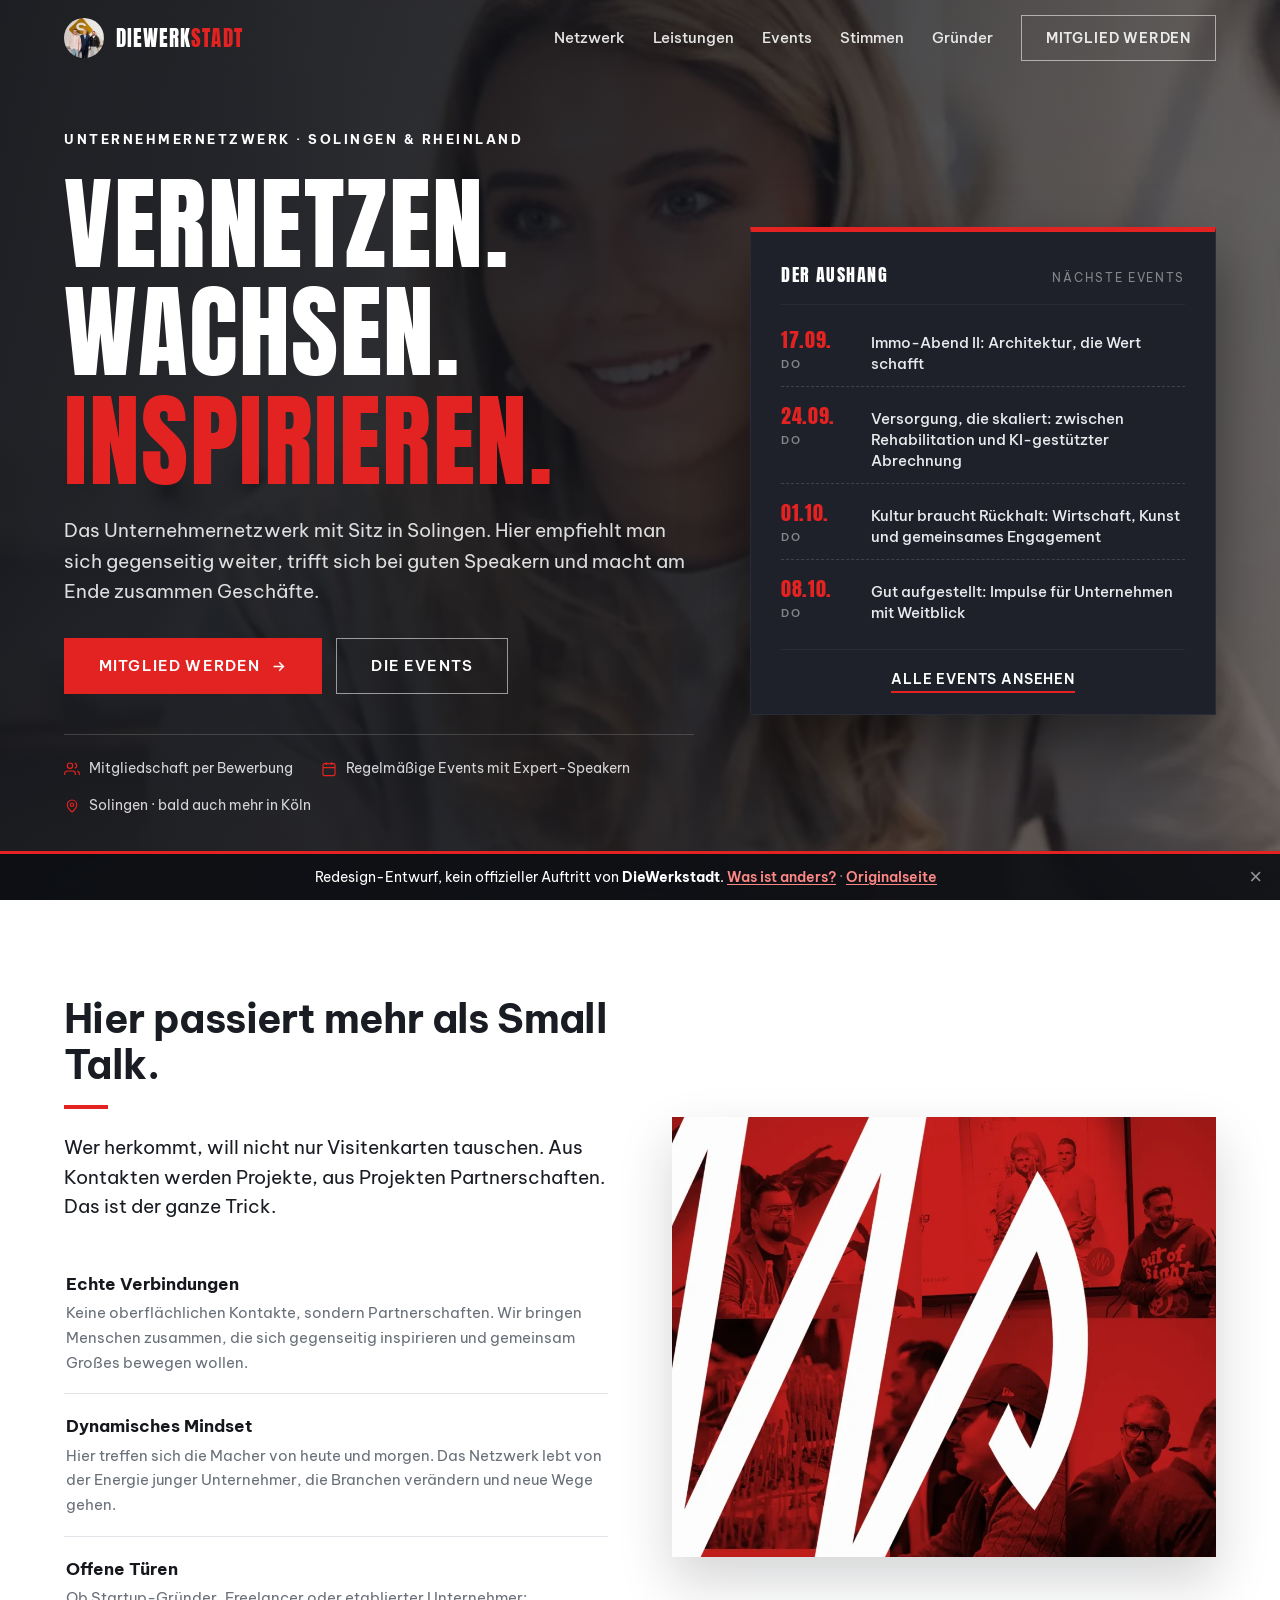
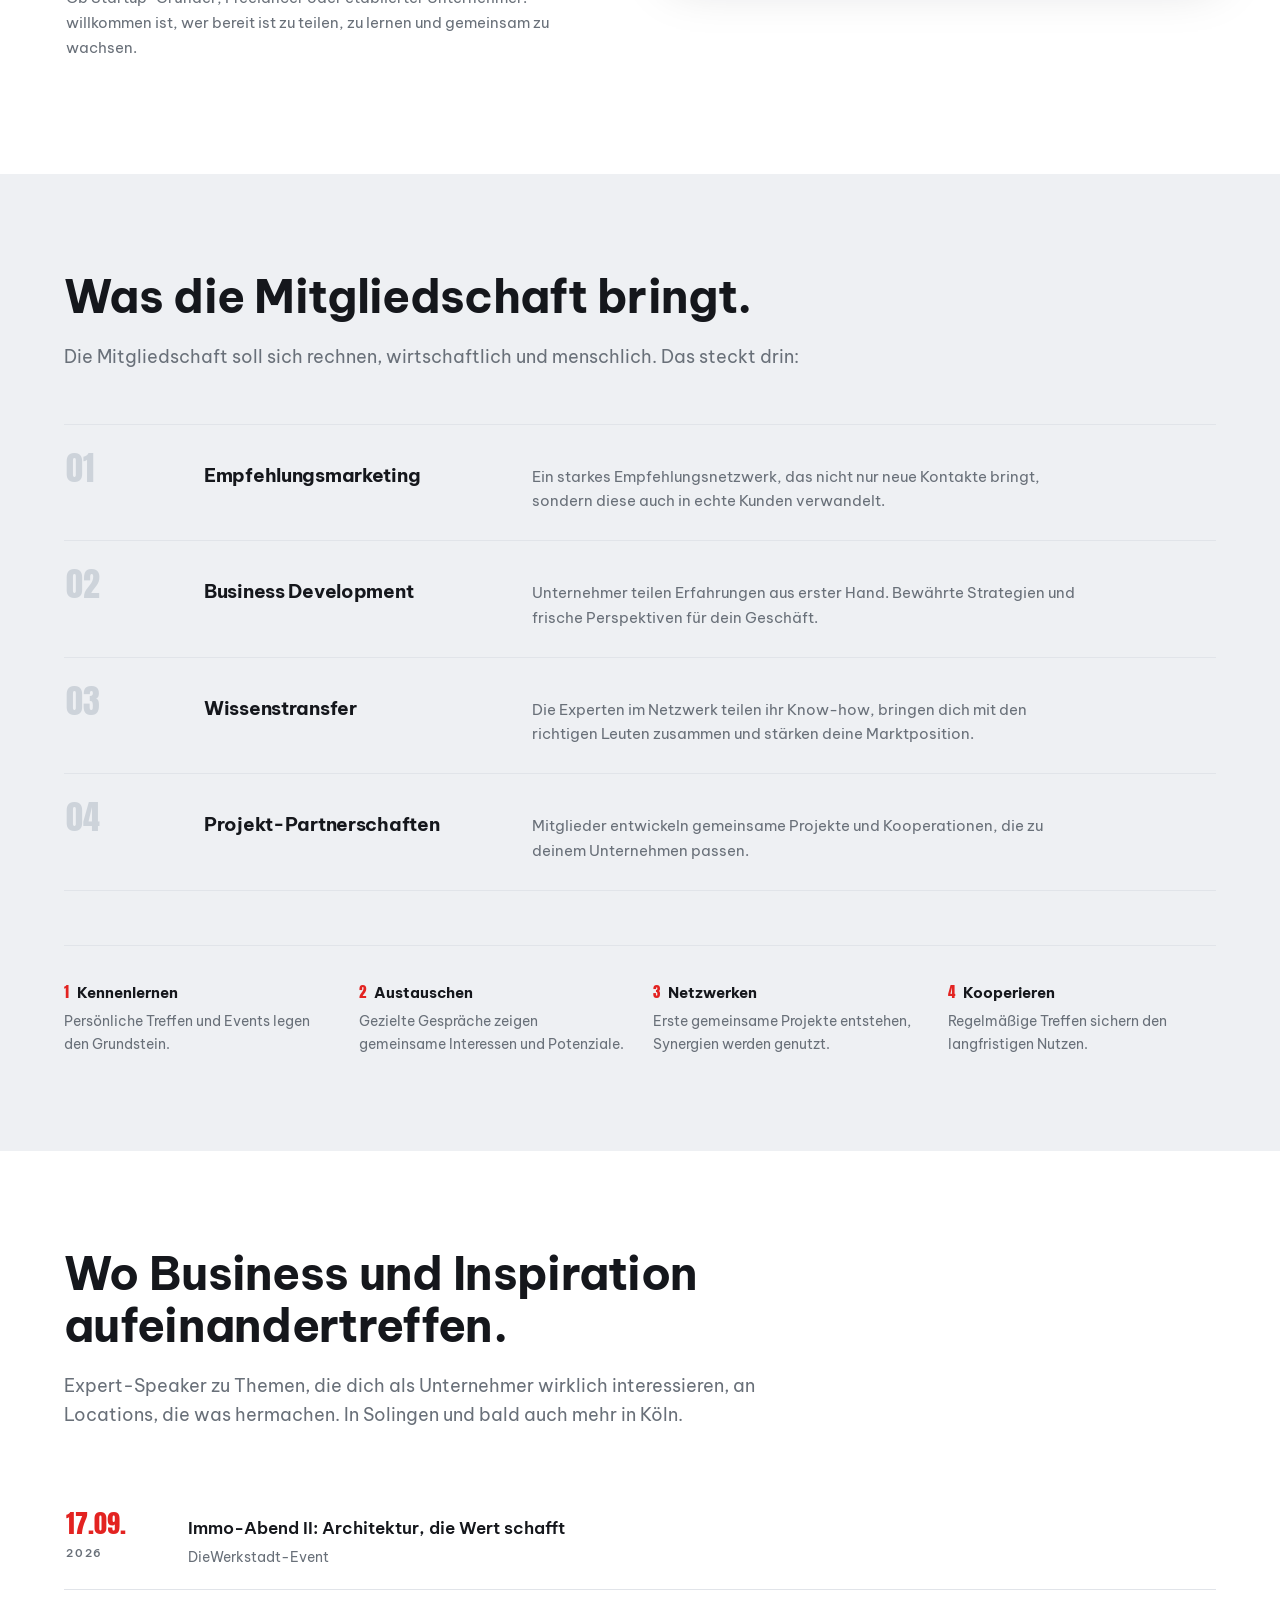
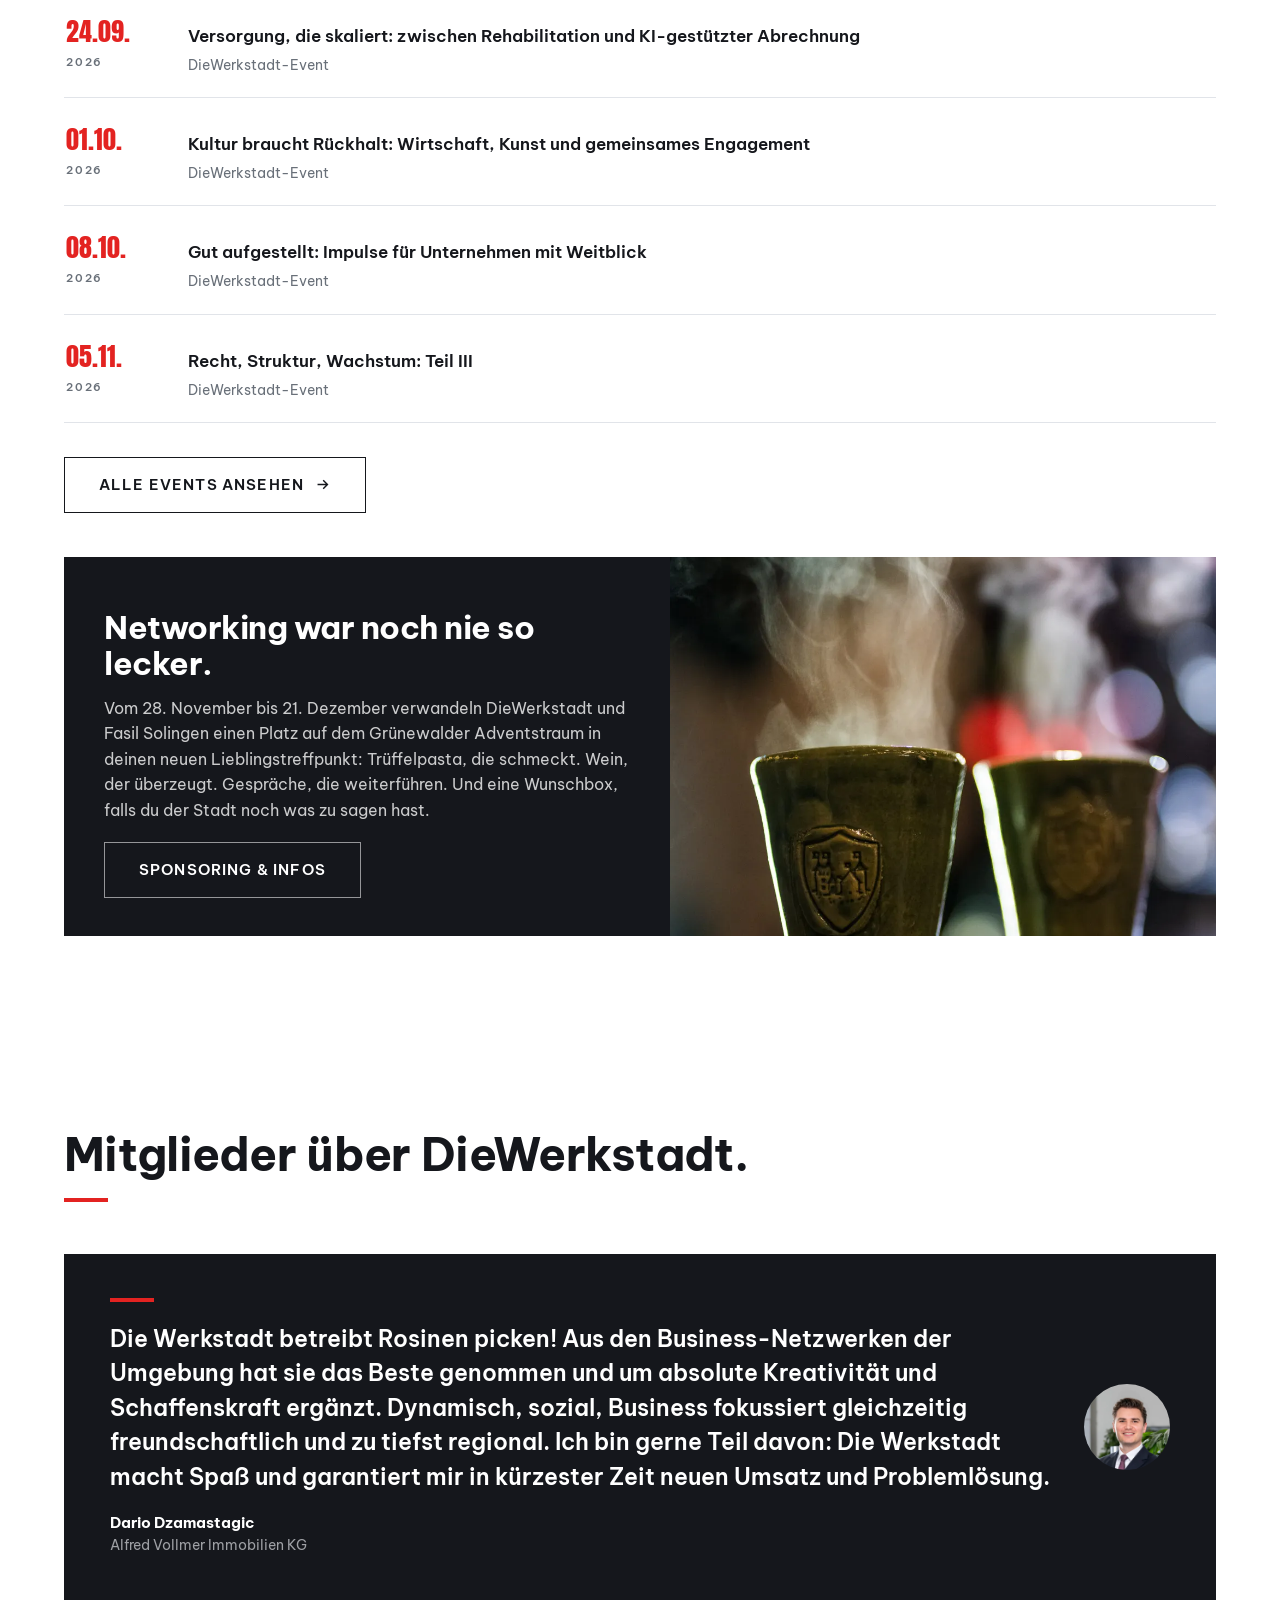
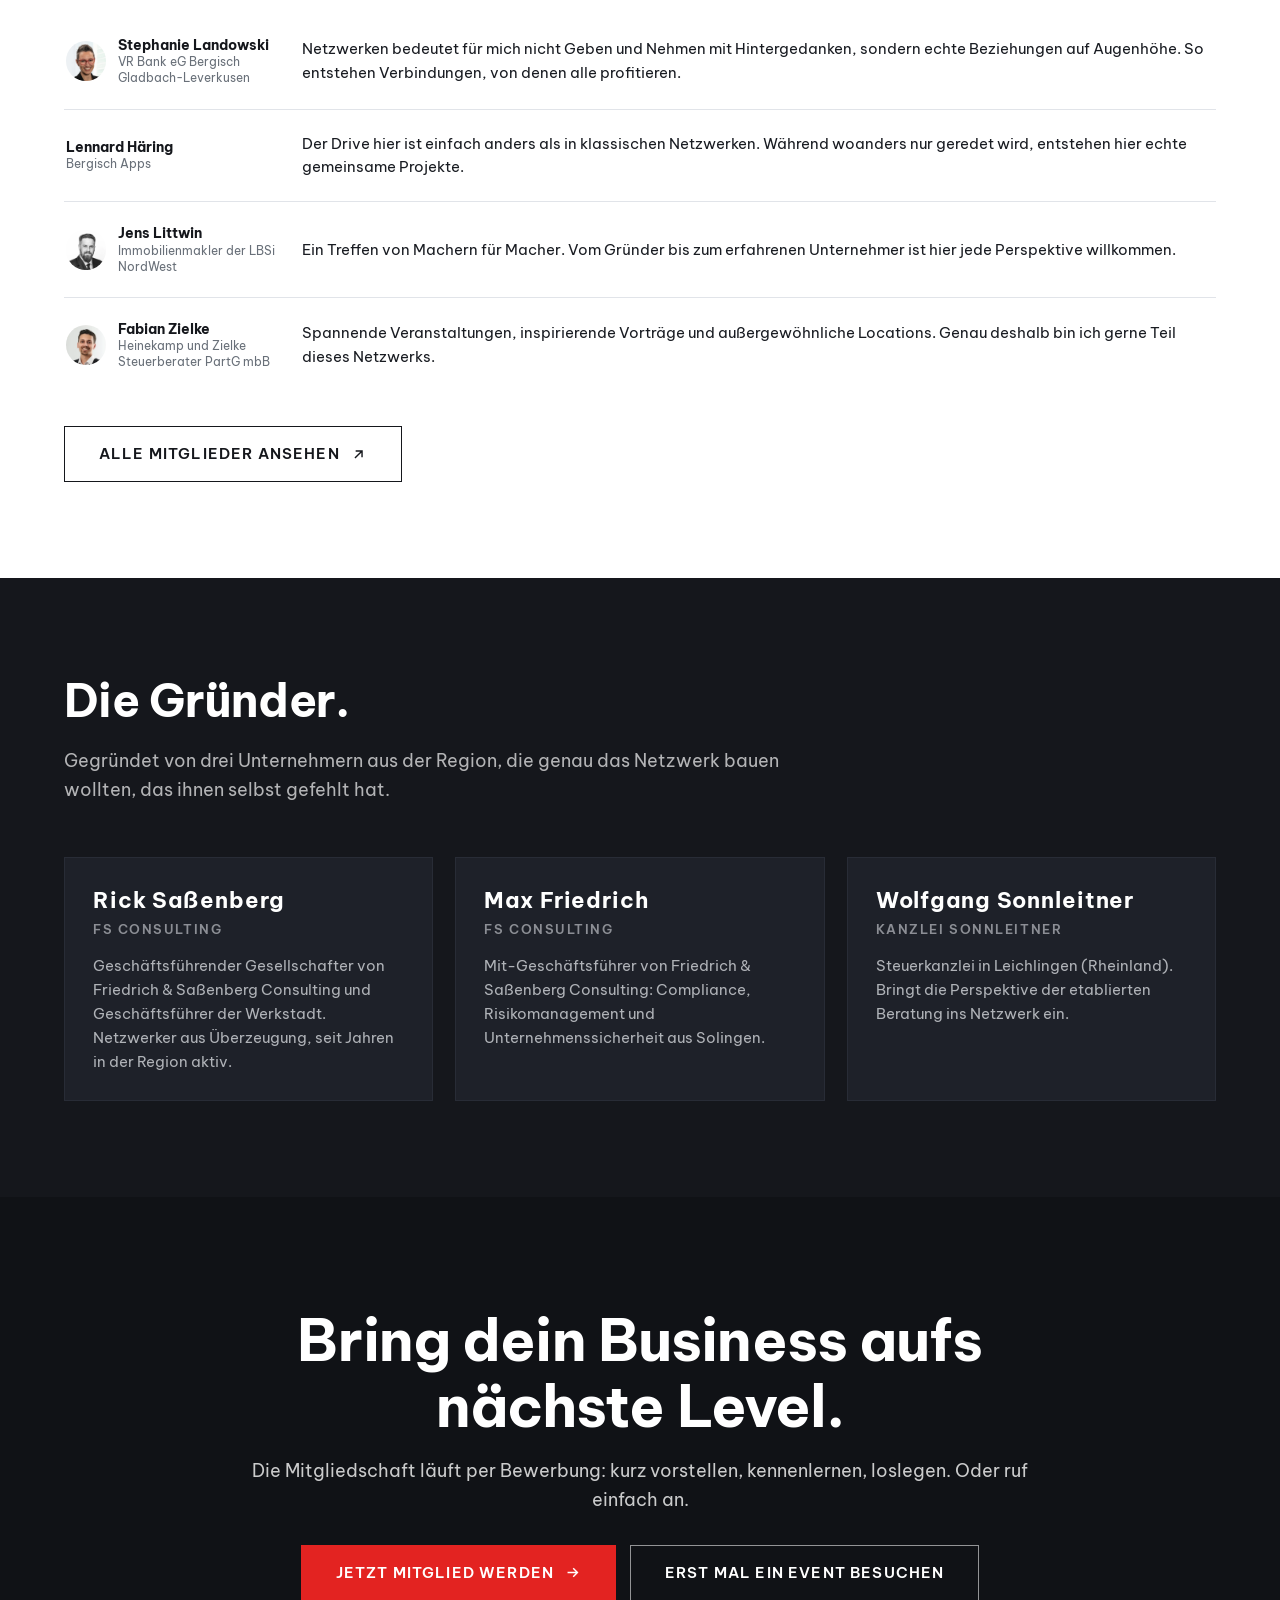
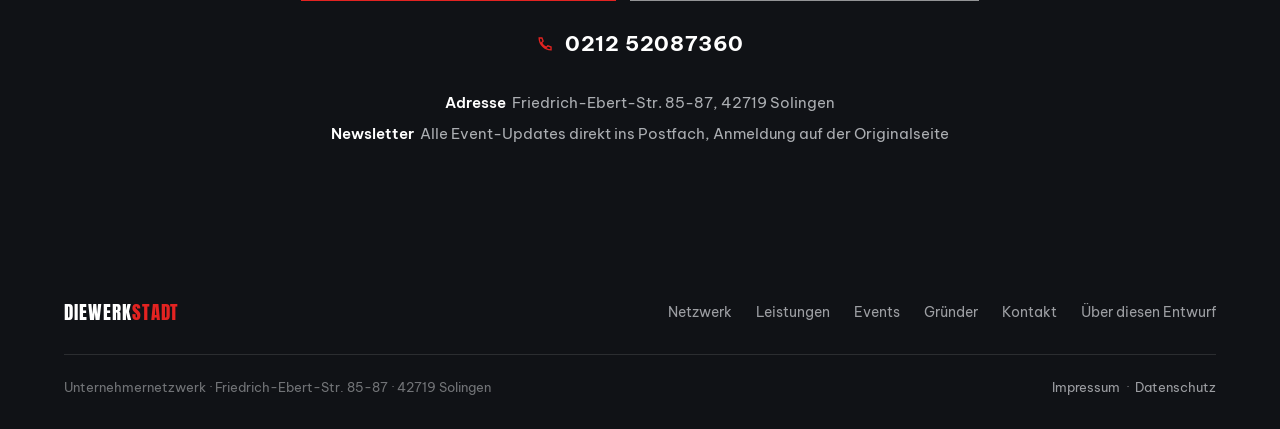
<file: index.html>
<!doctype html>
<html lang="de">
<head>
<meta charset="utf-8">
<meta name="viewport" content="width=device-width, initial-scale=1">
<title>DieWerkstadt | Unternehmernetzwerk Solingen &amp; Rheinland</title>
<meta name="description" content="DieWerkstadt ist das Unternehmernetzwerk für Solingen und das Rheinland: Empfehlungsmarketing, Events mit Expert-Speakern und echte Partnerschaften. Mitgliedschaft per Bewerbung.">
<meta name="robots" content="noindex, nofollow">
<link rel="canonical" href="https://suak0903.github.io/diewerkstadt/">
<meta property="og:type" content="website">
<meta property="og:site_name" content="DieWerkstadt">
<meta property="og:title" content="DieWerkstadt | Unternehmernetzwerk Solingen &amp; Rheinland">
<meta property="og:description" content="Vernetzen. Wachsen. Inspirieren. Empfehlungsmarketing, Events mit Expert-Speakern und echte Partnerschaften im Rheinland.">
<meta property="og:image" content="https://suak0903.github.io/diewerkstadt/media/og.jpg">
<meta property="og:image:width" content="1200">
<meta property="og:image:height" content="630">
<meta property="og:locale" content="de_DE">
<meta name="twitter:card" content="summary_large_image">
<meta name="twitter:image" content="https://suak0903.github.io/diewerkstadt/media/og.jpg">
<meta name="theme-color" content="#15171c">
<link rel="icon" href="media/favicon-32.png" sizes="32x32">
<link rel="apple-touch-icon" href="media/favicon-180.png">
<link rel="preload" as="image" href="media/hero.webp">
<link rel="stylesheet" href="css/site.css?v=3">
<script type="application/ld+json">
{"@context":"https://schema.org","@graph":[
{"@type":"Organization","@id":"https://suak0903.github.io/diewerkstadt/#org","name":"DieWerkstadt","description":"Unternehmernetzwerk für Solingen und das Rheinland: Empfehlungsmarketing, Business-Events mit Expert-Speakern, Mitgliedschaft per Bewerbung.","url":"https://suak0903.github.io/diewerkstadt/","logo":"https://suak0903.github.io/diewerkstadt/media/favicon-180.png","telephone":"+49 212 52087360","address":{"@type":"PostalAddress","streetAddress":"Friedrich-Ebert-Str. 85-87","postalCode":"42719","addressLocality":"Solingen","addressCountry":"DE"},"areaServed":[{"@type":"City","name":"Solingen"},{"@type":"AdministrativeArea","name":"Rheinland"}],"sameAs":["https://deine-werkstadt.de/"]},
{"@type":"Event","name":"DieWerkstadt: Immo-Abend II - Architektur, die Wert schafft","startDate":"2026-09-17","organizer":{"@id":"https://suak0903.github.io/diewerkstadt/#org"},"eventAttendanceMode":"https://schema.org/OfflineEventAttendanceMode","location":{"@type":"Place","name":"Solingen","address":{"@type":"PostalAddress","addressLocality":"Solingen","addressCountry":"DE"}}},
{"@type":"Event","name":"DieWerkstadt: Versorgung, die skaliert - Zwischen Rehabilitation und KI-gestützter Abrechnung","startDate":"2026-09-24","organizer":{"@id":"https://suak0903.github.io/diewerkstadt/#org"},"eventAttendanceMode":"https://schema.org/OfflineEventAttendanceMode","location":{"@type":"Place","name":"Solingen","address":{"@type":"PostalAddress","addressLocality":"Solingen","addressCountry":"DE"}}},
{"@type":"Event","name":"DieWerkstadt: Kultur braucht Rückhalt - Wirtschaft, Kunst und gemeinsames Engagement","startDate":"2026-10-01","organizer":{"@id":"https://suak0903.github.io/diewerkstadt/#org"},"eventAttendanceMode":"https://schema.org/OfflineEventAttendanceMode","location":{"@type":"Place","name":"Solingen","address":{"@type":"PostalAddress","addressLocality":"Solingen","addressCountry":"DE"}}},
{"@type":"Event","name":"DieWerkstadt: Gut aufgestellt - Impulse für Unternehmen mit Weitblick","startDate":"2026-10-08","organizer":{"@id":"https://suak0903.github.io/diewerkstadt/#org"},"eventAttendanceMode":"https://schema.org/OfflineEventAttendanceMode","location":{"@type":"Place","name":"Solingen","address":{"@type":"PostalAddress","addressLocality":"Solingen","addressCountry":"DE"}}},
{"@type":"Event","name":"DieWerkstadt: Recht, Struktur, Wachstum - Teil III","startDate":"2026-11-05","organizer":{"@id":"https://suak0903.github.io/diewerkstadt/#org"},"eventAttendanceMode":"https://schema.org/OfflineEventAttendanceMode","location":{"@type":"Place","name":"Solingen","address":{"@type":"PostalAddress","addressLocality":"Solingen","addressCountry":"DE"}}}
]}
</script>
</head>
<body>
<a class="skip" href="#top">Zum Inhalt springen</a>

<!-- #chrome:header -->
<header class="nav" id="nav">
  <div class="wrap">
    <a href="index.html#top" class="brand" aria-label="DieWerkstadt Startseite">
      <img src="media/logo.png" alt="" width="40" height="40">
      <b>DieWerk<em>stadt</em></b>
    </a>
    <nav class="nav__links" aria-label="Hauptnavigation">
      <a href="index.html#netzwerk">Netzwerk</a>
      <a href="index.html#leistungen">Leistungen</a>
      <a href="index.html#events">Events</a>
      <a href="index.html#stimmen">Stimmen</a>
      <a href="index.html#gruender">Gründer</a>
      <a href="https://deine-werkstadt.de/mitglieder-antrag/" target="_blank" rel="noopener" class="btn nav__cta">Mitglied werden</a>
    </nav>
    <button class="burger" id="burger" aria-label="Menü öffnen" aria-expanded="false"><span></span><span></span><span></span></button>
  </div>
</header>
<nav class="mmenu" id="mmenu" aria-label="Mobile Navigation" inert>
  <div class="mmenu__links">
    <a href="index.html#netzwerk"><span class="n">01</span>Netzwerk</a>
    <a href="index.html#leistungen"><span class="n">02</span>Leistungen</a>
    <a href="index.html#events"><span class="n">03</span>Events</a>
    <a href="index.html#stimmen"><span class="n">04</span>Stimmen</a>
    <a href="index.html#gruender"><span class="n">05</span>Gründer</a>
    <a href="index.html#kontakt"><span class="n">06</span>Kontakt</a>
  </div>
  <div class="mmenu__foot">
    <a class="btn btn--rot" href="https://deine-werkstadt.de/mitglieder-antrag/" target="_blank" rel="noopener">Mitglied werden
      <svg viewBox="0 0 24 24" fill="none" stroke="currentColor" stroke-width="2"><path d="M5 12h14M13 6l6 6-6 6"/></svg></a>
    <div class="mmenu__contact">
      <a href="tel:+4921252087360"><svg viewBox="0 0 24 24" fill="none" stroke="currentColor" stroke-width="1.8"><path d="M4 5c0 8 7 15 15 15v-3.5l-4-1.5-2 2a12 12 0 0 1-6-6l2-2L7.5 5H4Z"/></svg>Anrufen</a>
      <a href="https://www.google.com/maps/search/?api=1&amp;query=Friedrich-Ebert-Stra%C3%9Fe%2085-87%20Solingen" target="_blank" rel="noopener"><svg viewBox="0 0 24 24" fill="none" stroke="currentColor" stroke-width="1.8"><path d="M12 21s-7-5.7-7-11a7 7 0 1 1 14 0c0 5.3-7 11-7 11Z"/><circle cx="12" cy="10" r="2.5"/></svg>Route</a>
    </div>
    <div class="mmenu__meta">Unternehmernetzwerk &middot; Solingen &amp; Rheinland</div>
  </div>
</nav>
<!-- /#chrome:header -->

<main id="top">

  <!-- ============ HERO ============ -->
  <section class="hero">
    <div class="hero__bg" id="heroBg"></div>
    <div class="wrap">
      <div class="hero__grid">
        <div class="hero__inner">
          <span class="eyebrow hero__eyebrow h-anim">Unternehmernetzwerk &middot; Solingen &amp; Rheinland</span>
          <h1 class="h-anim">Vernetzen.<br>Wachsen.<br><em>Inspirieren</em><span class="dot">.</span></h1>
          <p class="hero__sub h-anim">Das Unternehmernetzwerk mit Sitz in Solingen. Hier empfiehlt man sich gegenseitig weiter, trifft sich bei guten Speakern und macht am Ende zusammen Geschäfte.</p>
          <div class="hero__cta h-anim">
            <a class="btn btn--rot" href="https://deine-werkstadt.de/mitglieder-antrag/" target="_blank" rel="noopener">Mitglied werden
              <svg viewBox="0 0 24 24" fill="none" stroke="currentColor" stroke-width="2"><path d="M5 12h14M13 6l6 6-6 6"/></svg></a>
            <a class="btn btn--ghost" href="#events">Die Events</a>
          </div>
          <div class="ribbon h-anim">
            <span><svg viewBox="0 0 24 24" fill="none" stroke="currentColor" stroke-width="1.8"><path d="M17 21v-2a4 4 0 0 0-4-4H5a4 4 0 0 0-4 4v2"/><circle cx="9" cy="7" r="4"/><path d="M23 21v-2a4 4 0 0 0-3-3.87M16 3.13a4 4 0 0 1 0 7.75"/></svg>Mitgliedschaft per Bewerbung</span>
            <span><svg viewBox="0 0 24 24" fill="none" stroke="currentColor" stroke-width="1.8"><path d="M8 2v4M16 2v4M3 10h18M5 4h14a2 2 0 0 1 2 2v14a2 2 0 0 1-2 2H5a2 2 0 0 1-2-2V6a2 2 0 0 1 2-2Z"/></svg>Regelmäßige Events mit Expert-Speakern</span>
            <span><svg viewBox="0 0 24 24" fill="none" stroke="currentColor" stroke-width="1.8"><path d="M12 21s-7-5.7-7-11a7 7 0 1 1 14 0c0 5.3-7 11-7 11Z"/><circle cx="12" cy="10" r="2.5"/></svg>Solingen &middot; bald auch mehr in Köln</span>
          </div>
        </div>
        <div class="hero__ticket h-anim">
          <div class="ticket" aria-label="Die nächsten Events">
            <div class="ticket__head"><b>Der Aushang</b><span>Nächste Events</span></div>
            <a class="ticket__row" href="events.html"><span class="ticket__date">17.09.<small>DO</small></span><span class="ticket__title">Immo-Abend II: Architektur, die Wert schafft</span></a>
            <a class="ticket__row" href="events.html"><span class="ticket__date">24.09.<small>DO</small></span><span class="ticket__title">Versorgung, die skaliert: zwischen Rehabilitation und KI-gestützter Abrechnung</span></a>
            <a class="ticket__row" href="events.html"><span class="ticket__date">01.10.<small>DO</small></span><span class="ticket__title">Kultur braucht Rückhalt: Wirtschaft, Kunst und gemeinsames Engagement</span></a>
            <a class="ticket__row" href="events.html"><span class="ticket__date">08.10.<small>DO</small></span><span class="ticket__title">Gut aufgestellt: Impulse für Unternehmen mit Weitblick</span></a>
            <div class="ticket__foot"><a href="events.html">Alle Events ansehen</a></div>
          </div>
        </div>
      </div>
    </div>
  </section>

  <!-- ============ NETZWERK ============ -->
  <section class="section section--white" id="netzwerk">
    <div class="wrap">
      <div class="split reveal">
        <div>
          <h2 style="font-size:clamp(26px,3.8vw,40px);margin:0">Hier passiert mehr als Small Talk.</h2>
          <span class="kante"></span>
          <p class="lead" style="margin-top:24px">Wer herkommt, will nicht nur Visitenkarten tauschen. Aus Kontakten werden Projekte, aus Projekten Partnerschaften. Das ist der ganze Trick.</p>
          <ul class="werte">
            <li><span><b>Echte Verbindungen</b><p>Keine oberflächlichen Kontakte, sondern Partnerschaften. Wir bringen Menschen zusammen, die sich gegenseitig inspirieren und gemeinsam Großes bewegen wollen.</p></span></li>
            <li><span><b>Dynamisches Mindset</b><p>Hier treffen sich die Macher von heute und morgen. Das Netzwerk lebt von der Energie junger Unternehmer, die Branchen verändern und neue Wege gehen.</p></span></li>
            <li><span><b>Offene Türen</b><p>Ob Startup-Gründer, Freelancer oder etablierter Unternehmer: willkommen ist, wer bereit ist zu teilen, zu lernen und gemeinsam zu wachsen.</p></span></li>
          </ul>
        </div>
        <div class="split__media" style="background-image:url('media/netzwerk-collage.webp')" role="img" aria-label="Austausch auf einem Event der Werkstadt"></div>
      </div>
    </div>
  </section>

  <!-- ============ LEISTUNGEN ============ -->
  <section class="section section--hell" id="leistungen">
    <div class="wrap">
      <div class="shead">
        <h2>Was die Mitgliedschaft bringt.</h2>
        <p>Die Mitgliedschaft soll sich rechnen, wirtschaftlich und menschlich. Das steckt drin:</p>
      </div>
      <div class="lrows reveal">
        <div class="lrow"><span class="nr">01</span><h3>Empfehlungsmarketing</h3><p>Ein starkes Empfehlungsnetzwerk, das nicht nur neue Kontakte bringt, sondern diese auch in echte Kunden verwandelt.</p></div>
        <div class="lrow"><span class="nr">02</span><h3>Business Development</h3><p>Unternehmer teilen Erfahrungen aus erster Hand. Bewährte Strategien und frische Perspektiven für dein Geschäft.</p></div>
        <div class="lrow"><span class="nr">03</span><h3>Wissenstransfer</h3><p>Die Experten im Netzwerk teilen ihr Know-how, bringen dich mit den richtigen Leuten zusammen und stärken deine Marktposition.</p></div>
        <div class="lrow"><span class="nr">04</span><h3>Projekt-Partnerschaften</h3><p>Mitglieder entwickeln gemeinsame Projekte und Kooperationen, die zu deinem Unternehmen passen.</p></div>
      </div>
      <div class="ablauf-line reveal">
        <div class="st"><b><i>1</i>Kennenlernen</b><p>Persönliche Treffen und Events legen den Grundstein.</p></div>
        <div class="st"><b><i>2</i>Austauschen</b><p>Gezielte Gespräche zeigen gemeinsame Interessen und Potenziale.</p></div>
        <div class="st"><b><i>3</i>Netzwerken</b><p>Erste gemeinsame Projekte entstehen, Synergien werden genutzt.</p></div>
        <div class="st"><b><i>4</i>Kooperieren</b><p>Regelmäßige Treffen sichern den langfristigen Nutzen.</p></div>
      </div>
    </div>
  </section>

  <!-- ============ EVENTS ============ -->
  <section class="section section--white" id="events">
    <div class="wrap">
      <div class="shead">
        <h2>Wo Business und Inspiration aufeinandertreffen.</h2>
        <p>Expert-Speaker zu Themen, die dich als Unternehmer wirklich interessieren, an Locations, die was hermachen. In Solingen und bald auch mehr in Köln.</p>
      </div>
      <div class="reveal">
        <a class="evrow" href="events.html"><span class="evrow__date">17.09.<small>2026</small></span><span class="evrow__body"><b>Immo-Abend II: Architektur, die Wert schafft</b><span>DieWerkstadt-Event</span></span></a>
        <a class="evrow" href="events.html"><span class="evrow__date">24.09.<small>2026</small></span><span class="evrow__body"><b>Versorgung, die skaliert: zwischen Rehabilitation und KI-gestützter Abrechnung</b><span>DieWerkstadt-Event</span></span></a>
        <a class="evrow" href="events.html"><span class="evrow__date">01.10.<small>2026</small></span><span class="evrow__body"><b>Kultur braucht Rückhalt: Wirtschaft, Kunst und gemeinsames Engagement</b><span>DieWerkstadt-Event</span></span></a>
        <a class="evrow" href="events.html"><span class="evrow__date">08.10.<small>2026</small></span><span class="evrow__body"><b>Gut aufgestellt: Impulse für Unternehmen mit Weitblick</b><span>DieWerkstadt-Event</span></span></a>
        <a class="evrow" href="events.html"><span class="evrow__date">05.11.<small>2026</small></span><span class="evrow__body"><b>Recht, Struktur, Wachstum: Teil III</b><span>DieWerkstadt-Event</span></span></a>
        <div style="margin-top:34px"><a class="btn btn--dark" href="events.html">Alle Events ansehen
          <svg viewBox="0 0 24 24" fill="none" stroke="currentColor" stroke-width="2"><path d="M5 12h14M13 6l6 6-6 6"/></svg></a></div>
      </div>
      <div class="ev-special reveal">
        <div class="ev-special__body">
          <h3 style="color:#fff">Networking war noch nie so lecker.</h3>
          <p>Vom 28. November bis 21. Dezember verwandeln DieWerkstadt und Fasil Solingen einen Platz auf dem Grünewalder Adventstraum in deinen neuen Lieblingstreffpunkt: Trüffelpasta, die schmeckt. Wein, der überzeugt. Gespräche, die weiterführen. Und eine Wunschbox, falls du der Stadt noch was zu sagen hast.</p>
          <p style="margin-top:18px;margin-bottom:0"><a class="btn btn--ghost" href="https://deine-werkstadt.de/weihnachtsmarkt/" target="_blank" rel="noopener">Sponsoring &amp; Infos</a></p>
        </div>
        <div class="ev-special__media" role="img" aria-label="Stimmung auf dem Weihnachtsmarkt"></div>
      </div>
    </div>
  </section>

  <!-- ============ STIMMEN ============ -->
  <section class="section section--white" id="stimmen">
    <div class="wrap">
      <div class="shead">
        <h2>Mitglieder über DieWerkstadt.</h2>
        <span class="kante"></span>
      </div>
      <div class="vfeature reveal">
        <blockquote>
          Die Werkstadt betreibt Rosinen picken! Aus den Business-Netzwerken der Umgebung hat sie das Beste genommen und um absolute Kreativität und Schaffenskraft ergänzt. Dynamisch, sozial, Business fokussiert gleichzeitig freundschaftlich und zu tiefst regional. Ich bin gerne Teil davon: Die Werkstadt macht Spaß und garantiert mir in kürzester Zeit neuen Umsatz und Problemlösung.
          <cite><b>Dario Dzamastagic</b>Alfred Vollmer Immobilien KG</cite>
        </blockquote>
        <img src="media/p-dzamastagic.webp" alt="Dario Dzamastagic" width="86" height="86" loading="lazy">
      </div>
      <div class="vlist reveal">
        <div class="vrow">
          <span class="who"><img src="media/p-landowski.webp" alt="" width="40" height="40" loading="lazy"><span><b>Stephanie Landowski</b><span>VR Bank eG Bergisch Gladbach-Leverkusen</span></span></span>
          <p>Netzwerken bedeutet für mich nicht Geben und Nehmen mit Hintergedanken, sondern echte Beziehungen auf Augenhöhe. So entstehen Verbindungen, von denen alle profitieren.</p>
        </div>
        <div class="vrow">
          <span class="who"><span><b>Lennard Häring</b><span>Bergisch Apps</span></span></span>
          <p>Der Drive hier ist einfach anders als in klassischen Netzwerken. Während woanders nur geredet wird, entstehen hier echte gemeinsame Projekte.</p>
        </div>
        <div class="vrow">
          <span class="who"><img src="media/p-littwin.webp" alt="" width="40" height="40" loading="lazy"><span><b>Jens Littwin</b><span>Immobilienmakler der LBSi NordWest</span></span></span>
          <p>Ein Treffen von Machern für Macher. Vom Gründer bis zum erfahrenen Unternehmer ist hier jede Perspektive willkommen.</p>
        </div>
        <div class="vrow">
          <span class="who"><img src="media/p-zielke.webp" alt="" width="40" height="40" loading="lazy"><span><b>Fabian Zielke</b><span>Heinekamp und Zielke Steuerberater PartG mbB</span></span></span>
          <p>Spannende Veranstaltungen, inspirierende Vorträge und außergewöhnliche Locations. Genau deshalb bin ich gerne Teil dieses Netzwerks.</p>
        </div>
      </div>
      <div style="margin-top:34px">
        <a class="btn btn--dark" href="https://deine-werkstadt.de/mitglieder/" target="_blank" rel="noopener">Alle Mitglieder ansehen
          <svg viewBox="0 0 24 24" fill="none" stroke="currentColor" stroke-width="2"><path d="M7 17 17 7M8 7h9v9"/></svg></a>
      </div>
    </div>
  </section>

  <!-- ============ GRUENDER ============ -->
  <section class="section section--dark" id="gruender">
    <div class="wrap">
      <div class="shead">
        <h2 style="color:#fff">Die Gründer.</h2>
        <p>Gegründet von drei Unternehmern aus der Region, die genau das Netzwerk bauen wollten, das ihnen selbst gefehlt hat.</p>
      </div>
      <div class="gruender reveal">
        <div class="gr">
          <h3>Rick Saßenberg</h3>
          <span class="firma">FS Consulting</span>
          <p>Geschäftsführender Gesellschafter von Friedrich &amp; Saßenberg Consulting und Geschäftsführer der Werkstadt. Netzwerker aus Überzeugung, seit Jahren in der Region aktiv.</p>
        </div>
        <div class="gr">
          <h3>Max Friedrich</h3>
          <span class="firma">FS Consulting</span>
          <p>Mit-Geschäftsführer von Friedrich &amp; Saßenberg Consulting: Compliance, Risikomanagement und Unternehmenssicherheit aus Solingen.</p>
        </div>
        <div class="gr">
          <h3>Wolfgang Sonnleitner</h3>
          <span class="firma">Kanzlei Sonnleitner</span>
          <p>Steuerkanzlei in Leichlingen (Rheinland). Bringt die Perspektive der etablierten Beratung ins Netzwerk ein.</p>
        </div>
      </div>
    </div>
  </section>

  <!-- ============ KONTAKT ============ -->
  <section class="section section--dark" id="kontakt" style="background:#101216">
    <div class="wrap">
      <div class="cta">
        <h2 style="color:#fff">Bring dein Business aufs nächste Level.</h2>
        <p>Die Mitgliedschaft läuft per Bewerbung: kurz vorstellen, kennenlernen, loslegen. Oder ruf einfach an.</p>
        <div class="cta__row">
          <a class="btn btn--rot" href="https://deine-werkstadt.de/mitglieder-antrag/" target="_blank" rel="noopener">Jetzt Mitglied werden
            <svg viewBox="0 0 24 24" fill="none" stroke="currentColor" stroke-width="2"><path d="M5 12h14M13 6l6 6-6 6"/></svg></a>
          <a class="btn btn--ghost" href="events.html">Erst mal ein Event besuchen</a>
        </div>
        <a class="cta__tel" href="tel:+4921252087360">
          <svg viewBox="0 0 24 24" fill="none" stroke="currentColor" stroke-width="1.7"><path d="M4 5c0 8 7 15 15 15v-3.5l-4-1.5-2 2a12 12 0 0 1-6-6l2-2L7.5 5H4Z"/></svg>0212 52087360</a>
        <div class="cta__meta">
          <span><b>Adresse</b> &nbsp;Friedrich-Ebert-Str. 85-87, 42719 Solingen</span>
          <span><b>Newsletter</b> &nbsp;Alle Event-Updates direkt ins Postfach, Anmeldung auf der Originalseite</span>
        </div>
      </div>
    </div>
  </section>

</main>

<!-- #chrome:demobar -->
<div class="demobar" id="demobar">
  <span>Redesign-Entwurf, kein offizieller Auftritt von <b>DieWerkstadt</b>. <a href="hinweise.html">Was ist anders?</a> <span class="demobar__sep">&middot;</span> <a href="https://deine-werkstadt.de/" target="_blank" rel="noopener">Originalseite</a></span>
  <button id="demoClose" aria-label="Hinweis schließen">&times;</button>
</div>
<!-- /#chrome:demobar -->
<!-- #chrome:footer -->
<footer class="foot">
  <div class="wrap">
    <div class="foot__top">
      <a href="index.html#top" class="brand"><b>DieWerk<em>stadt</em></b></a>
      <nav class="foot__nav" aria-label="Footer">
        <a href="index.html#netzwerk">Netzwerk</a>
        <a href="index.html#leistungen">Leistungen</a>
        <a href="index.html#events">Events</a>
        <a href="index.html#gruender">Gründer</a>
        <a href="index.html#kontakt">Kontakt</a>
        <a href="hinweise.html">Über diesen Entwurf</a>
      </nav>
    </div>
    <div class="foot__bottom">
      <span>Unternehmernetzwerk &middot; Friedrich-Ebert-Str. 85-87 &middot; 42719 Solingen</span>
      <span><a href="impressum.html">Impressum</a> &nbsp;&middot;&nbsp; <a href="datenschutz.html">Datenschutz</a></span>
    </div>
  </div>
</footer>
<!-- /#chrome:footer -->

<script src="js/site.js?v=3" defer></script>
</body>
</html>
</file>
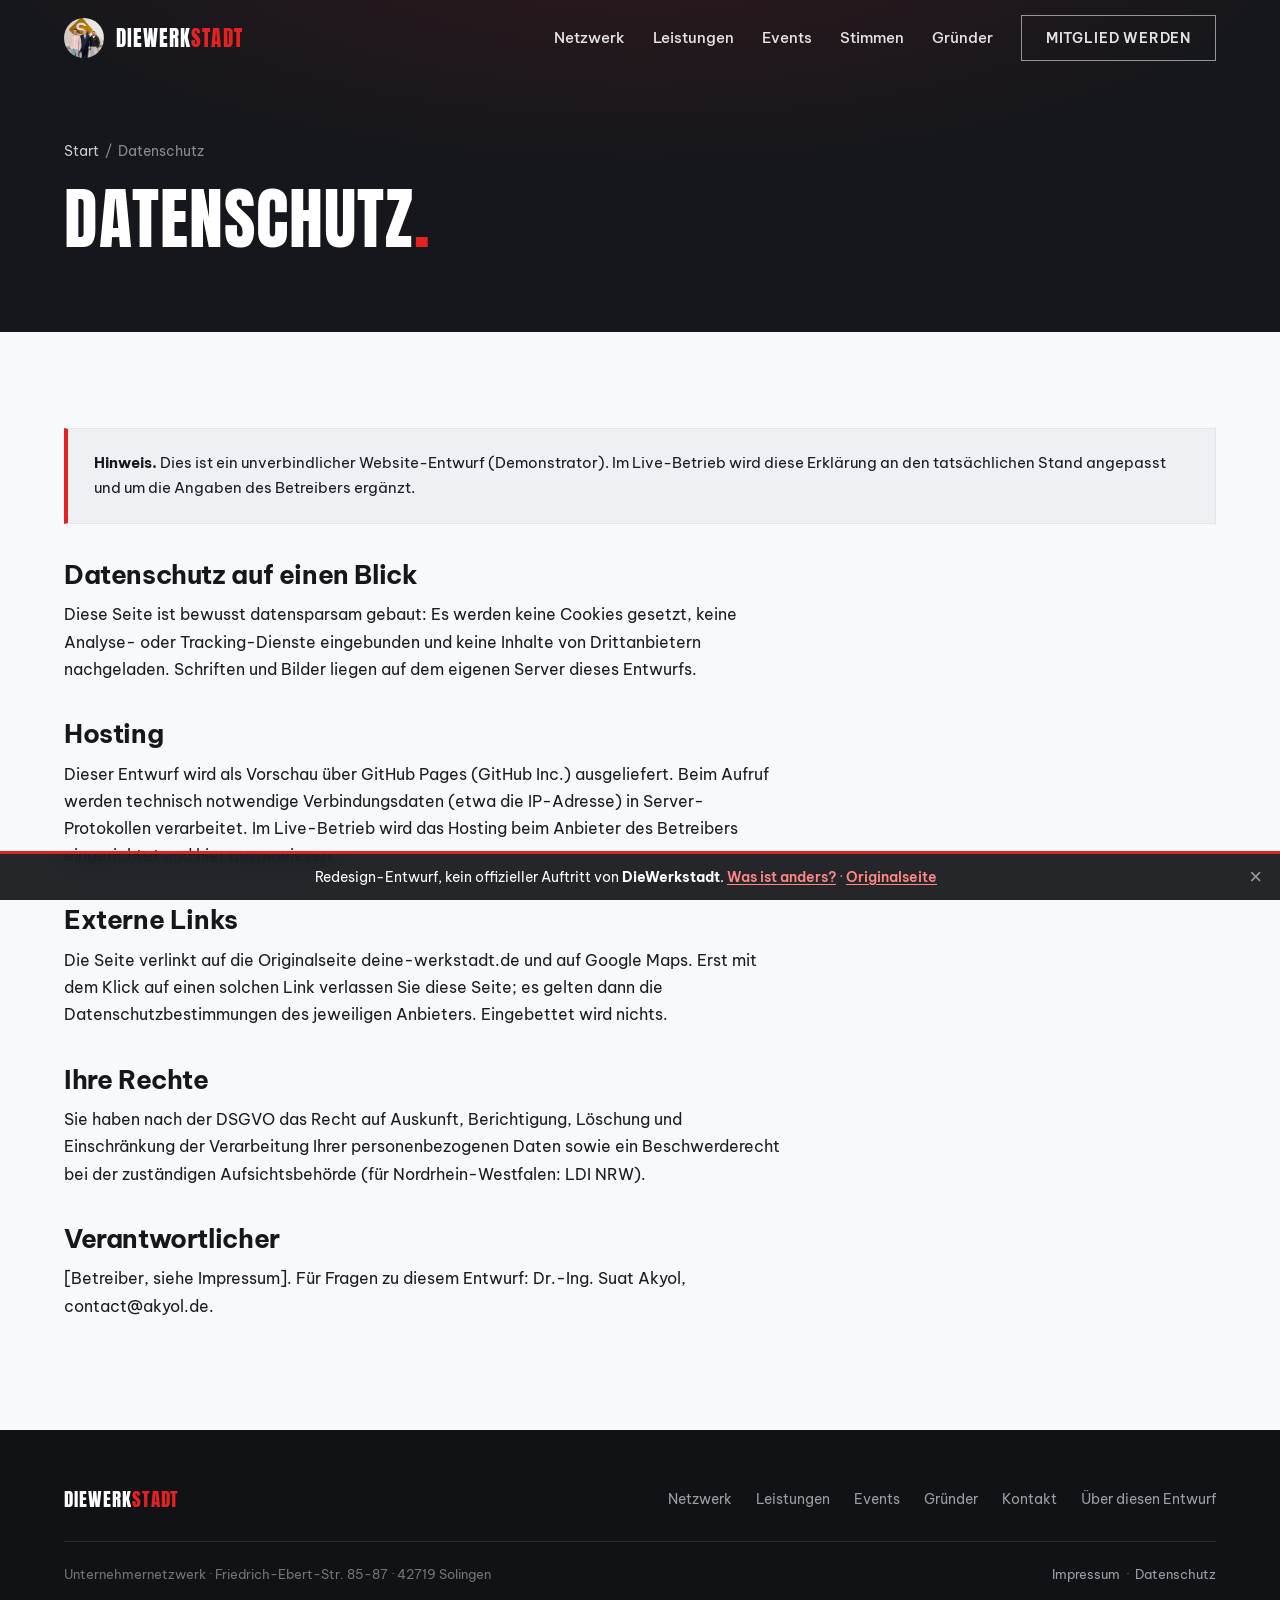
<file: datenschutz.html>
<!doctype html>
<html lang="de">
<head>
<meta charset="utf-8">
<meta name="viewport" content="width=device-width, initial-scale=1">
<meta name="robots" content="noindex, nofollow">
<title>Datenschutz | DieWerkstadt</title>
<meta name="description" content="Datenschutzerklärung des Website-Entwurfs für DieWerkstadt.">
<link rel="icon" href="media/favicon-32.png" sizes="32x32">
<link rel="apple-touch-icon" href="media/favicon-180.png">
<link rel="stylesheet" href="css/site.css?v=3">
</head>
<body class="sub">
<a href="#main" class="skip">Zum Inhalt springen</a>

<!-- #chrome:header -->
<header class="nav" id="nav">
  <div class="wrap">
    <a href="index.html#top" class="brand" aria-label="DieWerkstadt Startseite">
      <img src="media/logo.png" alt="" width="40" height="40">
      <b>DieWerk<em>stadt</em></b>
    </a>
    <nav class="nav__links" aria-label="Hauptnavigation">
      <a href="index.html#netzwerk">Netzwerk</a>
      <a href="index.html#leistungen">Leistungen</a>
      <a href="index.html#events">Events</a>
      <a href="index.html#stimmen">Stimmen</a>
      <a href="index.html#gruender">Gründer</a>
      <a href="https://deine-werkstadt.de/mitglieder-antrag/" target="_blank" rel="noopener" class="btn nav__cta">Mitglied werden</a>
    </nav>
    <button class="burger" id="burger" aria-label="Menü öffnen" aria-expanded="false"><span></span><span></span><span></span></button>
  </div>
</header>
<nav class="mmenu" id="mmenu" aria-label="Mobile Navigation" inert>
  <div class="mmenu__links">
    <a href="index.html#netzwerk"><span class="n">01</span>Netzwerk</a>
    <a href="index.html#leistungen"><span class="n">02</span>Leistungen</a>
    <a href="index.html#events"><span class="n">03</span>Events</a>
    <a href="index.html#stimmen"><span class="n">04</span>Stimmen</a>
    <a href="index.html#gruender"><span class="n">05</span>Gründer</a>
    <a href="index.html#kontakt"><span class="n">06</span>Kontakt</a>
  </div>
  <div class="mmenu__foot">
    <a class="btn btn--rot" href="https://deine-werkstadt.de/mitglieder-antrag/" target="_blank" rel="noopener">Mitglied werden
      <svg viewBox="0 0 24 24" fill="none" stroke="currentColor" stroke-width="2"><path d="M5 12h14M13 6l6 6-6 6"/></svg></a>
    <div class="mmenu__contact">
      <a href="tel:+4921252087360"><svg viewBox="0 0 24 24" fill="none" stroke="currentColor" stroke-width="1.8"><path d="M4 5c0 8 7 15 15 15v-3.5l-4-1.5-2 2a12 12 0 0 1-6-6l2-2L7.5 5H4Z"/></svg>Anrufen</a>
      <a href="https://www.google.com/maps/search/?api=1&amp;query=Friedrich-Ebert-Stra%C3%9Fe%2085-87%20Solingen" target="_blank" rel="noopener"><svg viewBox="0 0 24 24" fill="none" stroke="currentColor" stroke-width="1.8"><path d="M12 21s-7-5.7-7-11a7 7 0 1 1 14 0c0 5.3-7 11-7 11Z"/><circle cx="12" cy="10" r="2.5"/></svg>Route</a>
    </div>
    <div class="mmenu__meta">Unternehmernetzwerk &middot; Solingen &amp; Rheinland</div>
  </div>
</nav>
<!-- /#chrome:header -->

<section class="subhero" id="main">
  <div class="wrap">
    <div class="crumb"><a href="index.html#top">Start</a> &nbsp;/&nbsp; Datenschutz</div>
    <h1 style="margin-top:20px">Datenschutz<span class="dot">.</span></h1>
  </div>
</section>

<section class="section">
  <div class="wrap">
    <div class="note-box" style="margin-bottom:36px">
      <b>Hinweis.</b> Dies ist ein unverbindlicher Website-Entwurf (Demonstrator). Im Live-Betrieb wird diese Erklärung an den tatsächlichen Stand angepasst und um die Angaben des Betreibers ergänzt.
    </div>
    <div class="prose" style="max-width:720px">
      <h2>Datenschutz auf einen Blick</h2>
      <p>Diese Seite ist bewusst datensparsam gebaut: Es werden keine Cookies gesetzt, keine Analyse- oder Tracking-Dienste eingebunden und keine Inhalte von Drittanbietern nachgeladen. Schriften und Bilder liegen auf dem eigenen Server dieses Entwurfs.</p>
      <h2>Hosting</h2>
      <p>Dieser Entwurf wird als Vorschau über GitHub Pages (GitHub Inc.) ausgeliefert. Beim Aufruf werden technisch notwendige Verbindungsdaten (etwa die IP-Adresse) in Server-Protokollen verarbeitet. Im Live-Betrieb wird das Hosting beim Anbieter des Betreibers eingerichtet und hier ausgewiesen.</p>
      <h2>Externe Links</h2>
      <p>Die Seite verlinkt auf die Originalseite deine-werkstadt.de und auf Google Maps. Erst mit dem Klick auf einen solchen Link verlassen Sie diese Seite; es gelten dann die Datenschutzbestimmungen des jeweiligen Anbieters. Eingebettet wird nichts.</p>
      <h2>Ihre Rechte</h2>
      <p>Sie haben nach der DSGVO das Recht auf Auskunft, Berichtigung, Löschung und Einschränkung der Verarbeitung Ihrer personenbezogenen Daten sowie ein Beschwerderecht bei der zuständigen Aufsichtsbehörde (für Nordrhein-Westfalen: LDI NRW).</p>
      <h2>Verantwortlicher</h2>
      <p>[Betreiber, siehe Impressum]. Für Fragen zu diesem Entwurf: Dr.-Ing. Suat Akyol, contact@akyol.de.</p>
    </div>
  </div>
</section>

<!-- #chrome:demobar -->
<div class="demobar" id="demobar">
  <span>Redesign-Entwurf, kein offizieller Auftritt von <b>DieWerkstadt</b>. <a href="hinweise.html">Was ist anders?</a> <span class="demobar__sep">&middot;</span> <a href="https://deine-werkstadt.de/" target="_blank" rel="noopener">Originalseite</a></span>
  <button id="demoClose" aria-label="Hinweis schließen">&times;</button>
</div>
<!-- /#chrome:demobar -->
<!-- #chrome:footer -->
<footer class="foot">
  <div class="wrap">
    <div class="foot__top">
      <a href="index.html#top" class="brand"><b>DieWerk<em>stadt</em></b></a>
      <nav class="foot__nav" aria-label="Footer">
        <a href="index.html#netzwerk">Netzwerk</a>
        <a href="index.html#leistungen">Leistungen</a>
        <a href="index.html#events">Events</a>
        <a href="index.html#gruender">Gründer</a>
        <a href="index.html#kontakt">Kontakt</a>
        <a href="hinweise.html">Über diesen Entwurf</a>
      </nav>
    </div>
    <div class="foot__bottom">
      <span>Unternehmernetzwerk &middot; Friedrich-Ebert-Str. 85-87 &middot; 42719 Solingen</span>
      <span><a href="impressum.html">Impressum</a> &nbsp;&middot;&nbsp; <a href="datenschutz.html">Datenschutz</a></span>
    </div>
  </div>
</footer>
<!-- /#chrome:footer -->

<script src="js/site.js?v=3" defer></script>
</body>
</html>
</file>
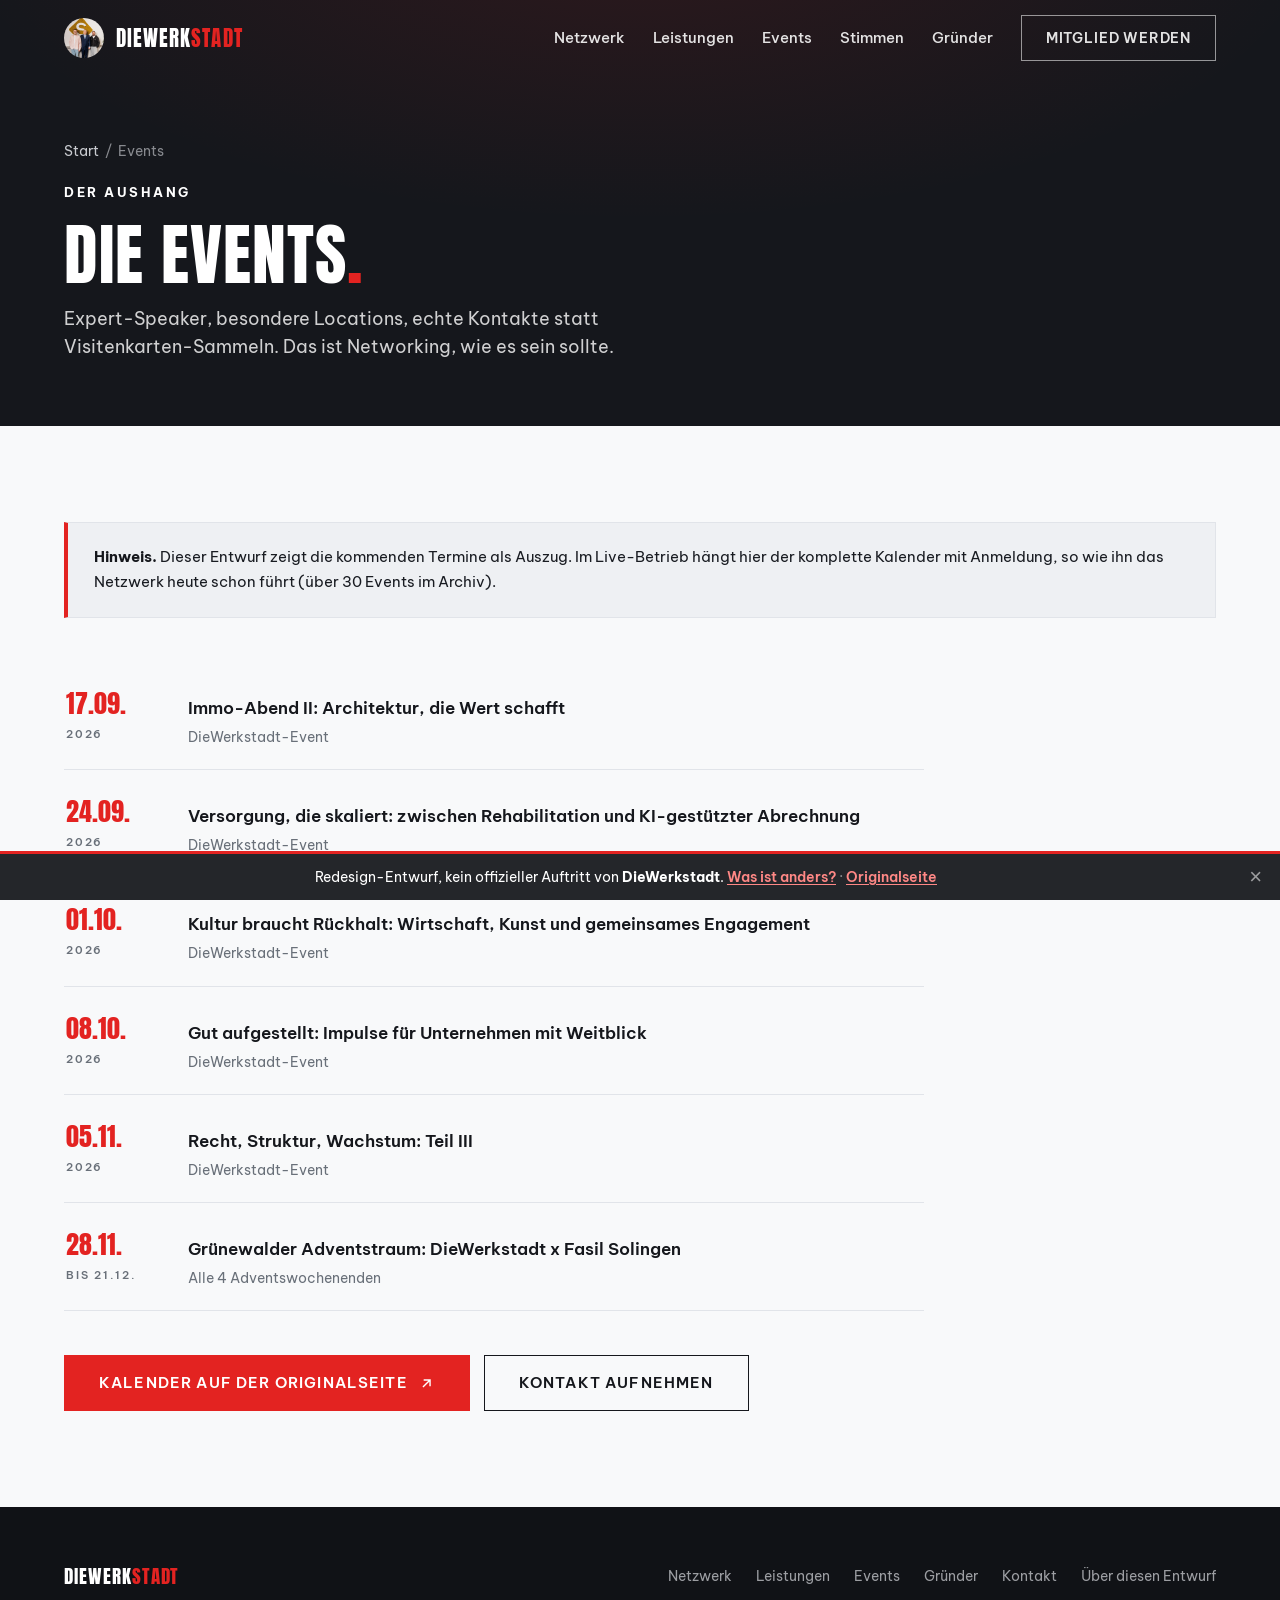
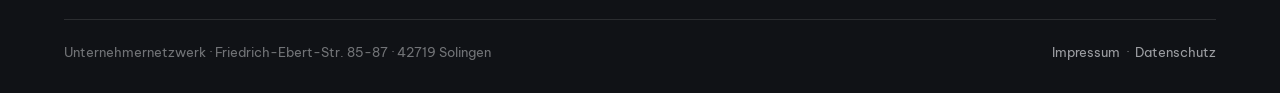
<file: events.html>
<!doctype html>
<html lang="de">
<head>
<meta charset="utf-8">
<meta name="viewport" content="width=device-width, initial-scale=1">
<meta name="robots" content="noindex, nofollow">
<title>Events | DieWerkstadt</title>
<meta name="description" content="Die Events der Werkstadt: Business-Abende mit Expert-Speakern in Solingen und im Rheinland. Die nächsten Termine im Überblick.">
<link rel="icon" href="media/favicon-32.png" sizes="32x32">
<link rel="apple-touch-icon" href="media/favicon-180.png">
<link rel="stylesheet" href="css/site.css?v=3">
</head>
<body class="sub">
<a href="#main" class="skip">Zum Inhalt springen</a>

<!-- #chrome:header -->
<header class="nav" id="nav">
  <div class="wrap">
    <a href="index.html#top" class="brand" aria-label="DieWerkstadt Startseite">
      <img src="media/logo.png" alt="" width="40" height="40">
      <b>DieWerk<em>stadt</em></b>
    </a>
    <nav class="nav__links" aria-label="Hauptnavigation">
      <a href="index.html#netzwerk">Netzwerk</a>
      <a href="index.html#leistungen">Leistungen</a>
      <a href="index.html#events">Events</a>
      <a href="index.html#stimmen">Stimmen</a>
      <a href="index.html#gruender">Gründer</a>
      <a href="https://deine-werkstadt.de/mitglieder-antrag/" target="_blank" rel="noopener" class="btn nav__cta">Mitglied werden</a>
    </nav>
    <button class="burger" id="burger" aria-label="Menü öffnen" aria-expanded="false"><span></span><span></span><span></span></button>
  </div>
</header>
<nav class="mmenu" id="mmenu" aria-label="Mobile Navigation" inert>
  <div class="mmenu__links">
    <a href="index.html#netzwerk"><span class="n">01</span>Netzwerk</a>
    <a href="index.html#leistungen"><span class="n">02</span>Leistungen</a>
    <a href="index.html#events"><span class="n">03</span>Events</a>
    <a href="index.html#stimmen"><span class="n">04</span>Stimmen</a>
    <a href="index.html#gruender"><span class="n">05</span>Gründer</a>
    <a href="index.html#kontakt"><span class="n">06</span>Kontakt</a>
  </div>
  <div class="mmenu__foot">
    <a class="btn btn--rot" href="https://deine-werkstadt.de/mitglieder-antrag/" target="_blank" rel="noopener">Mitglied werden
      <svg viewBox="0 0 24 24" fill="none" stroke="currentColor" stroke-width="2"><path d="M5 12h14M13 6l6 6-6 6"/></svg></a>
    <div class="mmenu__contact">
      <a href="tel:+4921252087360"><svg viewBox="0 0 24 24" fill="none" stroke="currentColor" stroke-width="1.8"><path d="M4 5c0 8 7 15 15 15v-3.5l-4-1.5-2 2a12 12 0 0 1-6-6l2-2L7.5 5H4Z"/></svg>Anrufen</a>
      <a href="https://www.google.com/maps/search/?api=1&amp;query=Friedrich-Ebert-Stra%C3%9Fe%2085-87%20Solingen" target="_blank" rel="noopener"><svg viewBox="0 0 24 24" fill="none" stroke="currentColor" stroke-width="1.8"><path d="M12 21s-7-5.7-7-11a7 7 0 1 1 14 0c0 5.3-7 11-7 11Z"/><circle cx="12" cy="10" r="2.5"/></svg>Route</a>
    </div>
    <div class="mmenu__meta">Unternehmernetzwerk &middot; Solingen &amp; Rheinland</div>
  </div>
</nav>
<!-- /#chrome:header -->

<section class="subhero" id="main">
  <div class="wrap">
    <div class="crumb"><a href="index.html#top">Start</a> &nbsp;/&nbsp; Events</div>
    <div class="eyebrow" style="margin-top:20px">Der Aushang</div>
    <h1>Die Events<span class="dot">.</span></h1>
    <p>Expert-Speaker, besondere Locations, echte Kontakte statt Visitenkarten-Sammeln. Das ist Networking, wie es sein sollte.</p>
  </div>
</section>

<section class="section">
  <div class="wrap">
    <div class="note-box" style="margin-bottom:44px"><b>Hinweis.</b> Dieser Entwurf zeigt die kommenden Termine als Auszug. Im Live-Betrieb hängt hier der komplette Kalender mit Anmeldung, so wie ihn das Netzwerk heute schon führt (über 30 Events im Archiv).</div>

    <div style="max-width:860px">
      <a class="evrow" href="https://deine-werkstadt.de/events/" target="_blank" rel="noopener"><span class="evrow__date">17.09.<small>2026</small></span><span class="evrow__body"><b>Immo-Abend II: Architektur, die Wert schafft</b><span>DieWerkstadt-Event</span></span></a>
      <a class="evrow" href="https://deine-werkstadt.de/events/" target="_blank" rel="noopener"><span class="evrow__date">24.09.<small>2026</small></span><span class="evrow__body"><b>Versorgung, die skaliert: zwischen Rehabilitation und KI-gestützter Abrechnung</b><span>DieWerkstadt-Event</span></span></a>
      <a class="evrow" href="https://deine-werkstadt.de/events/" target="_blank" rel="noopener"><span class="evrow__date">01.10.<small>2026</small></span><span class="evrow__body"><b>Kultur braucht Rückhalt: Wirtschaft, Kunst und gemeinsames Engagement</b><span>DieWerkstadt-Event</span></span></a>
      <a class="evrow" href="https://deine-werkstadt.de/events/" target="_blank" rel="noopener"><span class="evrow__date">08.10.<small>2026</small></span><span class="evrow__body"><b>Gut aufgestellt: Impulse für Unternehmen mit Weitblick</b><span>DieWerkstadt-Event</span></span></a>
      <a class="evrow" href="https://deine-werkstadt.de/events/" target="_blank" rel="noopener"><span class="evrow__date">05.11.<small>2026</small></span><span class="evrow__body"><b>Recht, Struktur, Wachstum: Teil III</b><span>DieWerkstadt-Event</span></span></a>
      <a class="evrow" href="https://deine-werkstadt.de/weihnachtsmarkt/" target="_blank" rel="noopener"><span class="evrow__date">28.11.<small>bis 21.12.</small></span><span class="evrow__body"><b>Grünewalder Adventstraum: DieWerkstadt x Fasil Solingen</b><span>Alle 4 Adventswochenenden</span></span></a>
    </div>

    <div style="margin-top:44px;display:flex;gap:14px;flex-wrap:wrap">
      <a class="btn btn--rot" href="https://deine-werkstadt.de/events/" target="_blank" rel="noopener">Kalender auf der Originalseite
        <svg viewBox="0 0 24 24" fill="none" stroke="currentColor" stroke-width="2"><path d="M7 17 17 7M8 7h9v9"/></svg></a>
      <a class="btn btn--dark" href="index.html#kontakt">Kontakt aufnehmen</a>
    </div>
  </div>
</section>

<!-- #chrome:demobar -->
<div class="demobar" id="demobar">
  <span>Redesign-Entwurf, kein offizieller Auftritt von <b>DieWerkstadt</b>. <a href="hinweise.html">Was ist anders?</a> <span class="demobar__sep">&middot;</span> <a href="https://deine-werkstadt.de/" target="_blank" rel="noopener">Originalseite</a></span>
  <button id="demoClose" aria-label="Hinweis schließen">&times;</button>
</div>
<!-- /#chrome:demobar -->
<!-- #chrome:footer -->
<footer class="foot">
  <div class="wrap">
    <div class="foot__top">
      <a href="index.html#top" class="brand"><b>DieWerk<em>stadt</em></b></a>
      <nav class="foot__nav" aria-label="Footer">
        <a href="index.html#netzwerk">Netzwerk</a>
        <a href="index.html#leistungen">Leistungen</a>
        <a href="index.html#events">Events</a>
        <a href="index.html#gruender">Gründer</a>
        <a href="index.html#kontakt">Kontakt</a>
        <a href="hinweise.html">Über diesen Entwurf</a>
      </nav>
    </div>
    <div class="foot__bottom">
      <span>Unternehmernetzwerk &middot; Friedrich-Ebert-Str. 85-87 &middot; 42719 Solingen</span>
      <span><a href="impressum.html">Impressum</a> &nbsp;&middot;&nbsp; <a href="datenschutz.html">Datenschutz</a></span>
    </div>
  </div>
</footer>
<!-- /#chrome:footer -->

<script src="js/site.js?v=3" defer></script>
</body>
</html>
</file>
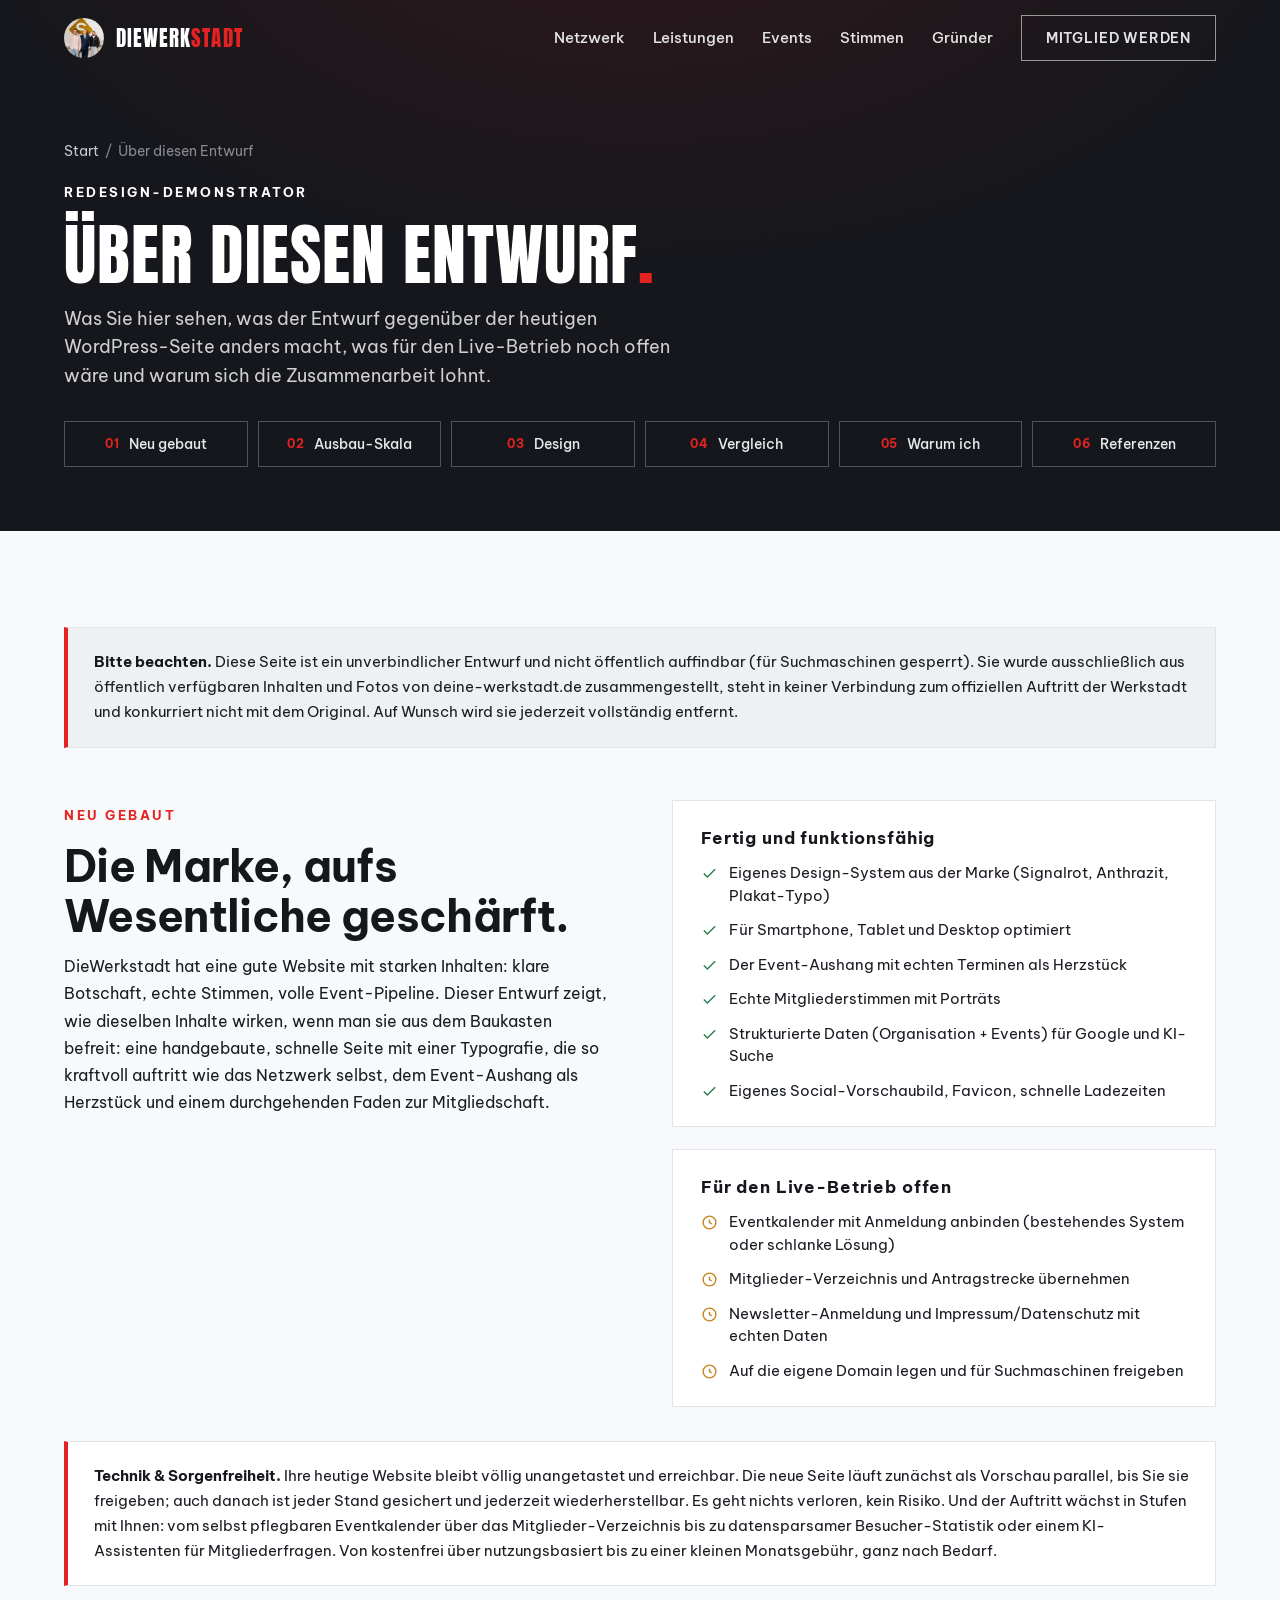
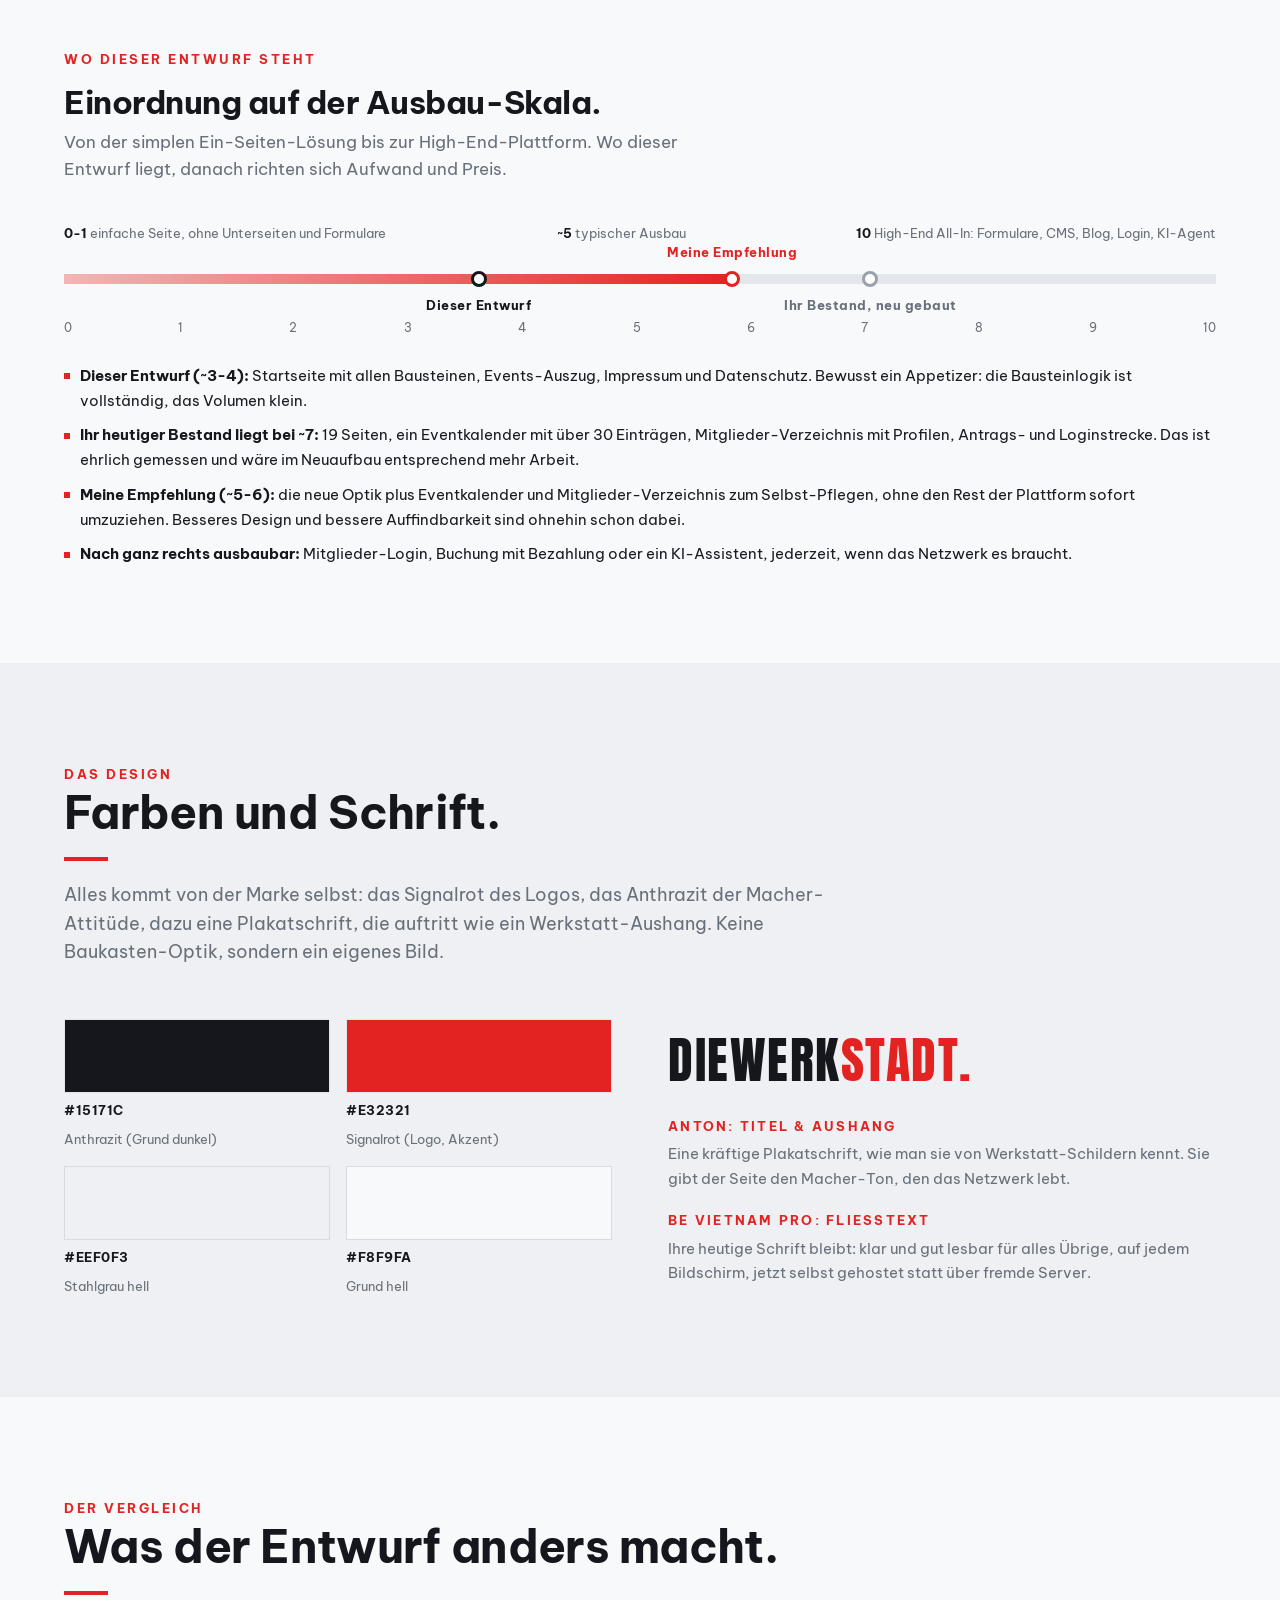
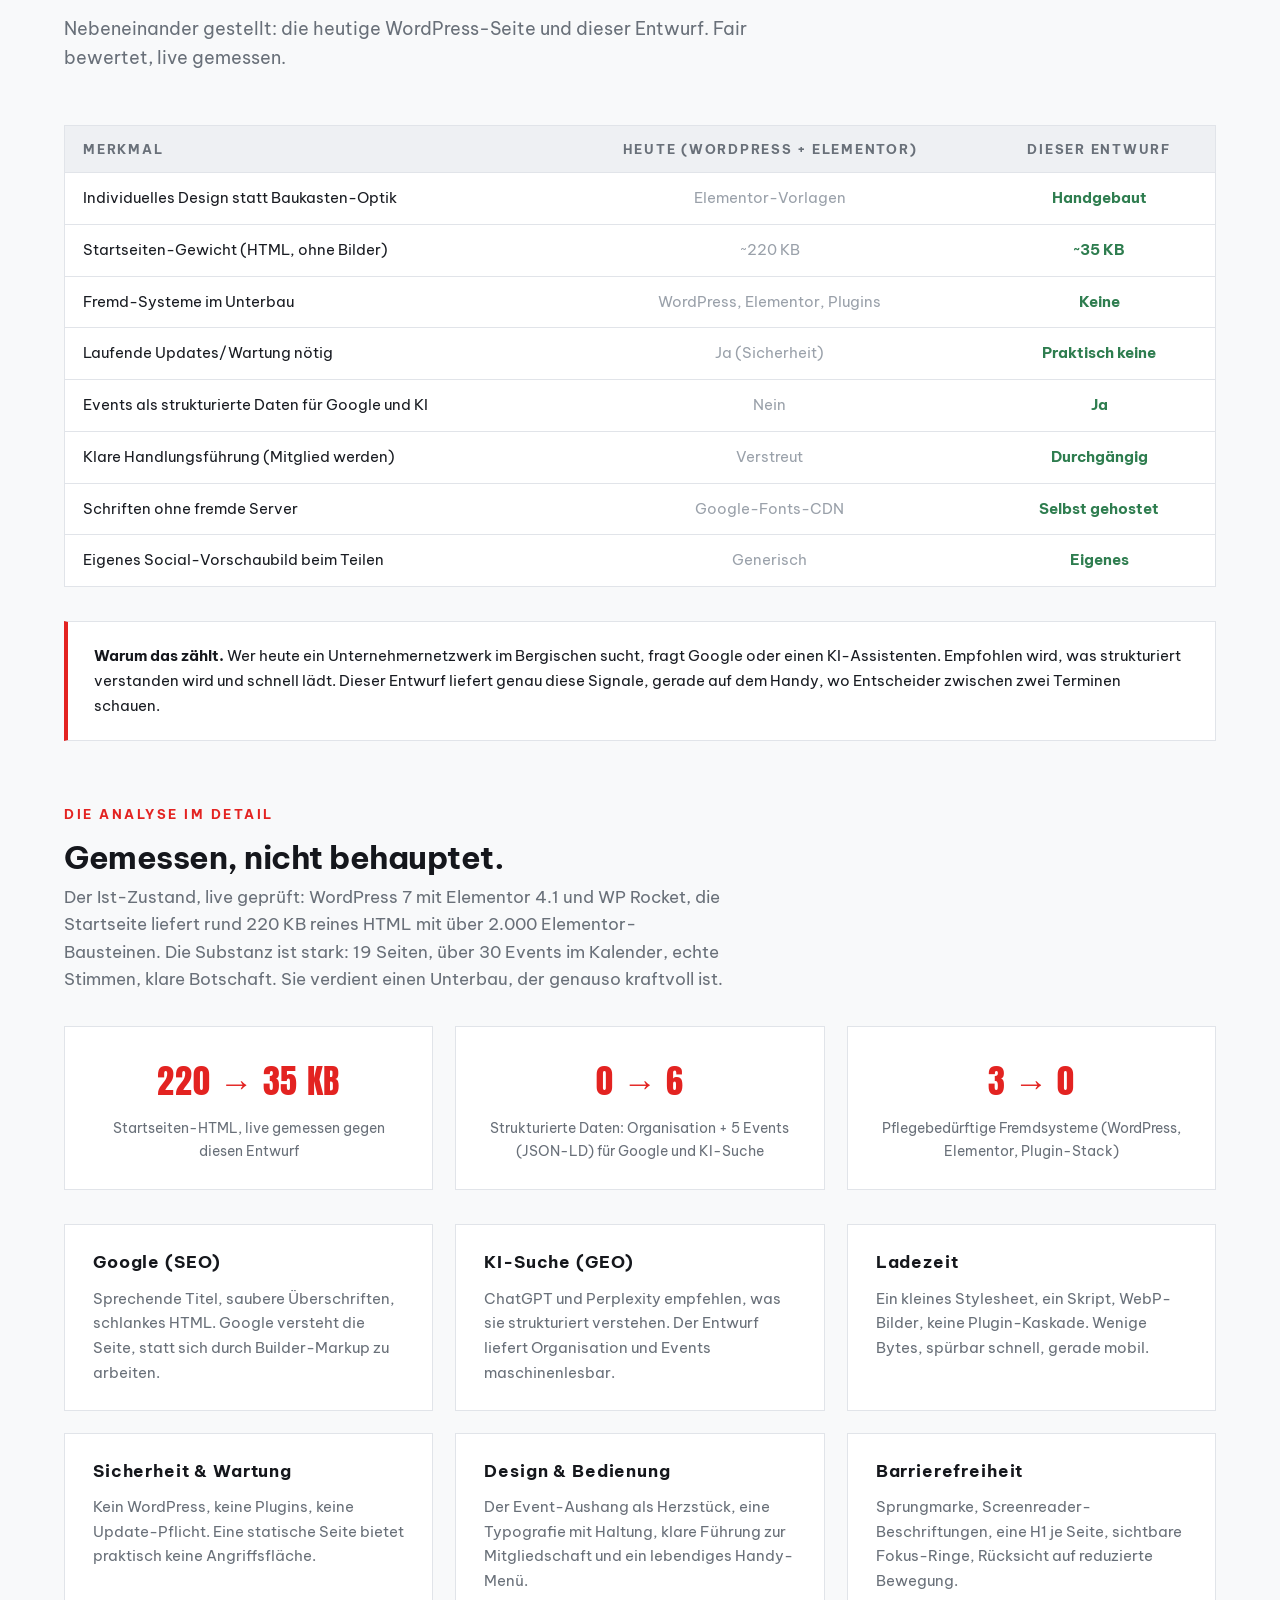
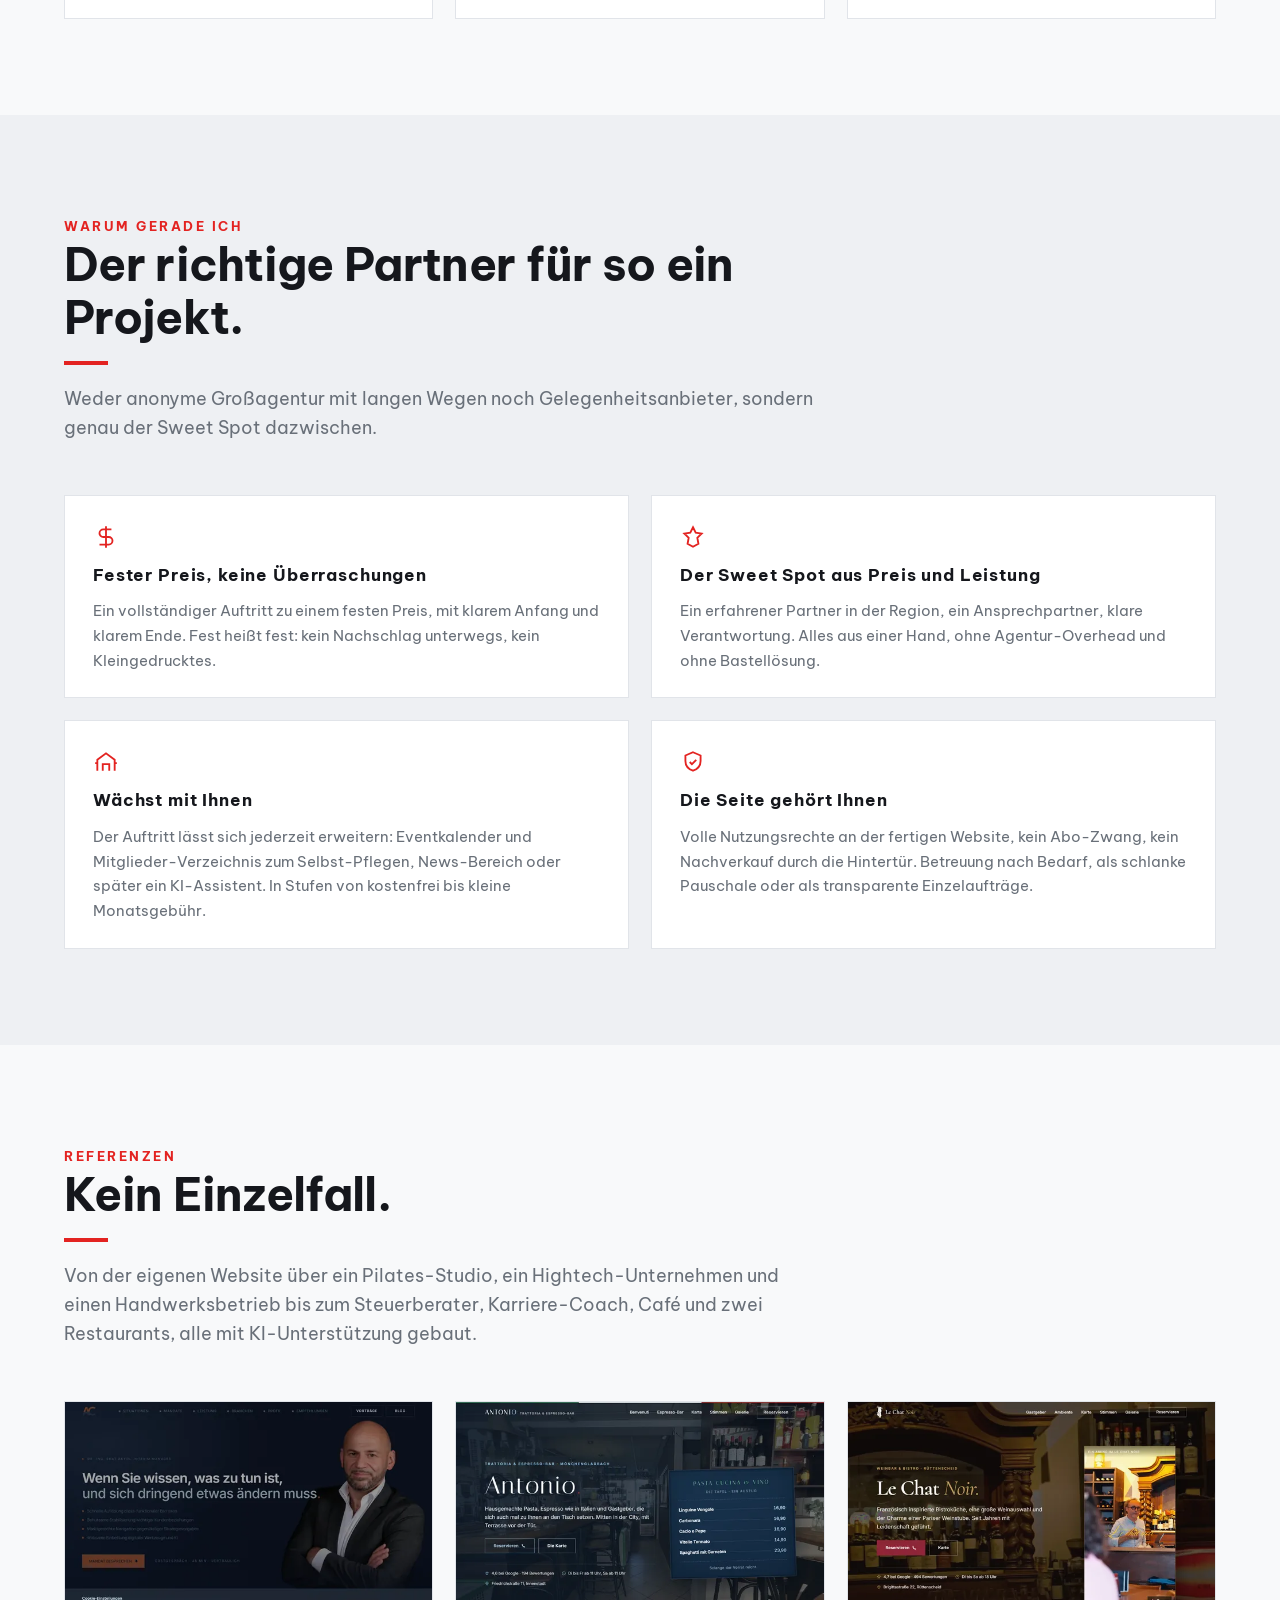
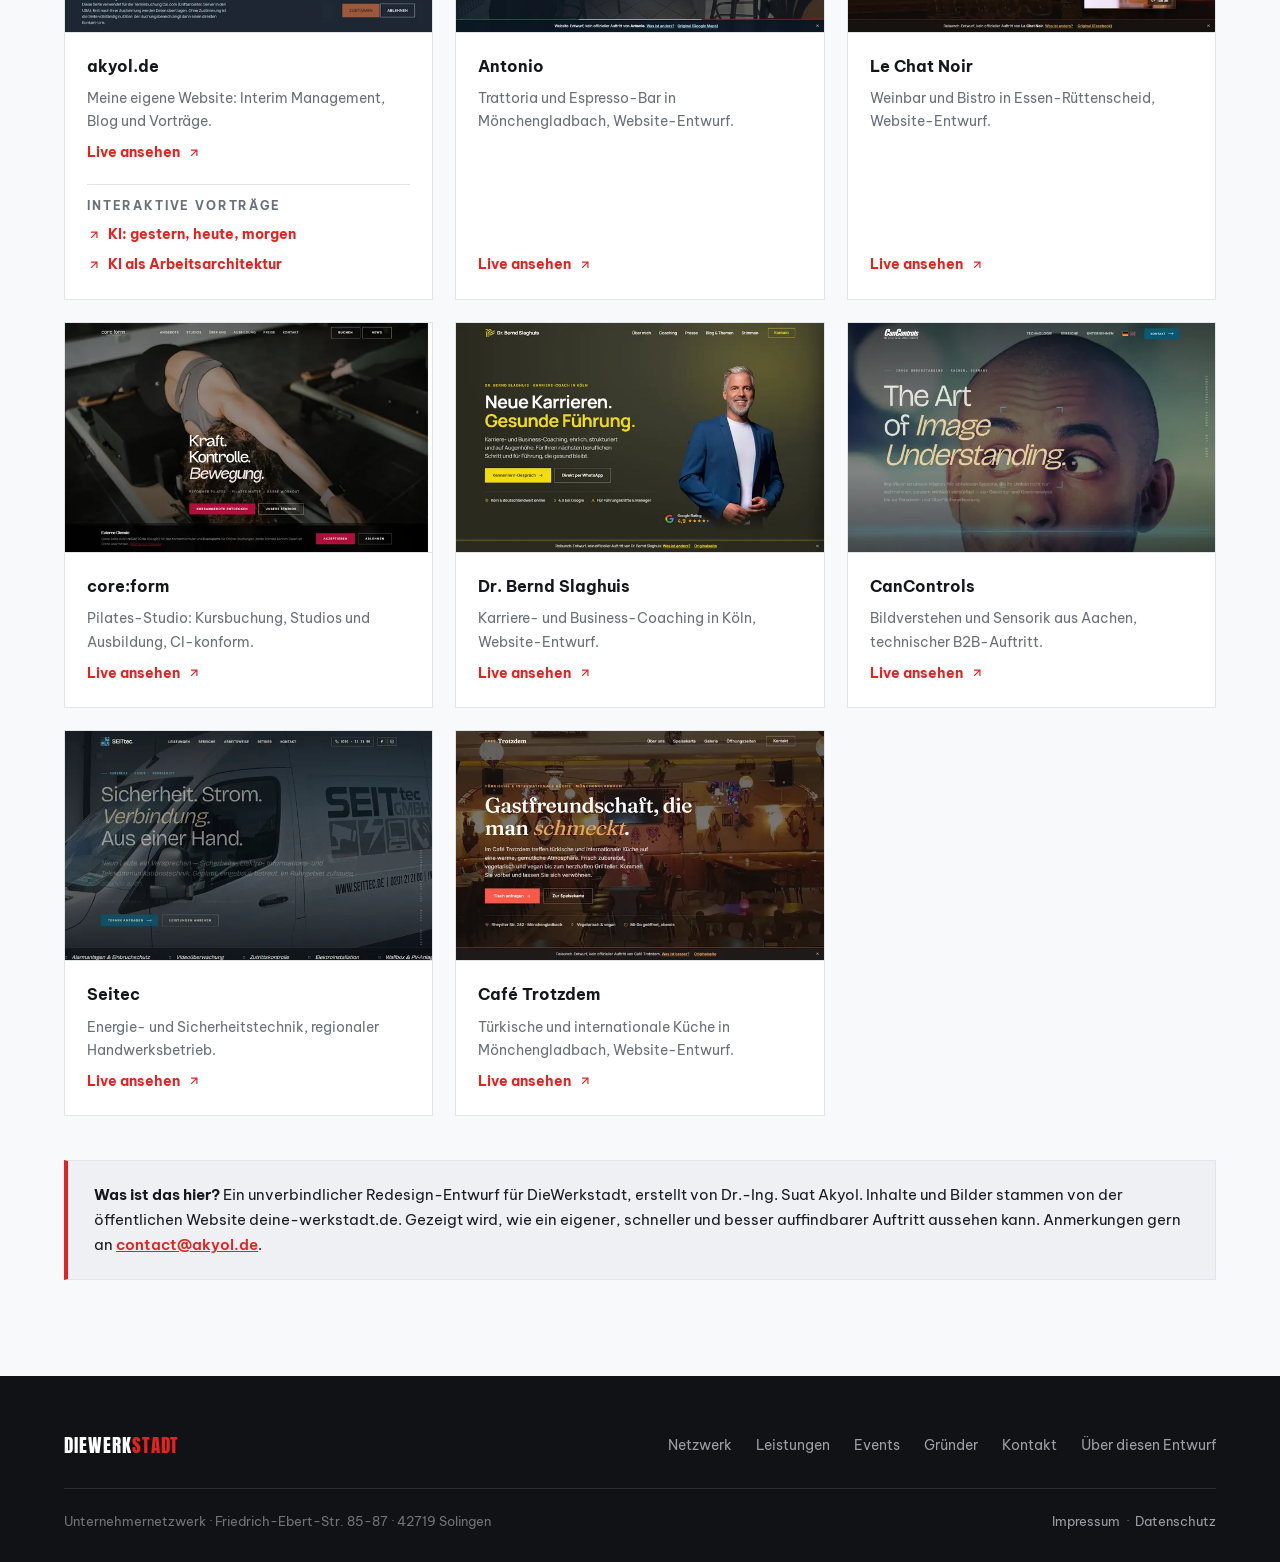
<file: hinweise.html>
<!doctype html>
<html lang="de">
<head>
<meta charset="utf-8">
<meta name="viewport" content="width=device-width, initial-scale=1">
<meta name="robots" content="noindex, nofollow">
<title>Über diesen Entwurf | DieWerkstadt</title>
<meta name="description" content="Redesign-Entwurf für deine-werkstadt.de: was der Entwurf gegenüber der WordPress-Elementor-Seite anders macht, wie er entstand und warum sich die Zusammenarbeit lohnt.">
<link rel="icon" href="media/favicon-32.png" sizes="32x32">
<link rel="apple-touch-icon" href="media/favicon-180.png">
<link rel="stylesheet" href="css/site.css?v=3">
</head>
<body class="sub">
<a href="#main" class="skip">Zum Inhalt springen</a>

<!-- #chrome:header -->
<header class="nav" id="nav">
  <div class="wrap">
    <a href="index.html#top" class="brand" aria-label="DieWerkstadt Startseite">
      <img src="media/logo.png" alt="" width="40" height="40">
      <b>DieWerk<em>stadt</em></b>
    </a>
    <nav class="nav__links" aria-label="Hauptnavigation">
      <a href="index.html#netzwerk">Netzwerk</a>
      <a href="index.html#leistungen">Leistungen</a>
      <a href="index.html#events">Events</a>
      <a href="index.html#stimmen">Stimmen</a>
      <a href="index.html#gruender">Gründer</a>
      <a href="https://deine-werkstadt.de/mitglieder-antrag/" target="_blank" rel="noopener" class="btn nav__cta">Mitglied werden</a>
    </nav>
    <button class="burger" id="burger" aria-label="Menü öffnen" aria-expanded="false"><span></span><span></span><span></span></button>
  </div>
</header>
<nav class="mmenu" id="mmenu" aria-label="Mobile Navigation" inert>
  <div class="mmenu__links">
    <a href="index.html#netzwerk"><span class="n">01</span>Netzwerk</a>
    <a href="index.html#leistungen"><span class="n">02</span>Leistungen</a>
    <a href="index.html#events"><span class="n">03</span>Events</a>
    <a href="index.html#stimmen"><span class="n">04</span>Stimmen</a>
    <a href="index.html#gruender"><span class="n">05</span>Gründer</a>
    <a href="index.html#kontakt"><span class="n">06</span>Kontakt</a>
  </div>
  <div class="mmenu__foot">
    <a class="btn btn--rot" href="https://deine-werkstadt.de/mitglieder-antrag/" target="_blank" rel="noopener">Mitglied werden
      <svg viewBox="0 0 24 24" fill="none" stroke="currentColor" stroke-width="2"><path d="M5 12h14M13 6l6 6-6 6"/></svg></a>
    <div class="mmenu__contact">
      <a href="tel:+4921252087360"><svg viewBox="0 0 24 24" fill="none" stroke="currentColor" stroke-width="1.8"><path d="M4 5c0 8 7 15 15 15v-3.5l-4-1.5-2 2a12 12 0 0 1-6-6l2-2L7.5 5H4Z"/></svg>Anrufen</a>
      <a href="https://www.google.com/maps/search/?api=1&amp;query=Friedrich-Ebert-Stra%C3%9Fe%2085-87%20Solingen" target="_blank" rel="noopener"><svg viewBox="0 0 24 24" fill="none" stroke="currentColor" stroke-width="1.8"><path d="M12 21s-7-5.7-7-11a7 7 0 1 1 14 0c0 5.3-7 11-7 11Z"/><circle cx="12" cy="10" r="2.5"/></svg>Route</a>
    </div>
    <div class="mmenu__meta">Unternehmernetzwerk &middot; Solingen &amp; Rheinland</div>
  </div>
</nav>
<!-- /#chrome:header -->

<section class="subhero" id="main">
  <div class="wrap">
    <div class="crumb"><a href="index.html#top">Start</a> &nbsp;/&nbsp; Über diesen Entwurf</div>
    <div class="eyebrow" style="margin-top:20px">Redesign-Demonstrator</div>
    <h1>Über diesen Entwurf<span class="dot">.</span></h1>
    <p>Was Sie hier sehen, was der Entwurf gegenüber der heutigen WordPress-Seite anders macht, was für den Live-Betrieb noch offen wäre und warum sich die Zusammenarbeit lohnt.</p>
    <div class="toc">
      <a href="#neu"><span class="num">01</span>Neu gebaut</a>
      <a href="#skala"><span class="num">02</span>Ausbau-Skala</a>
      <a href="#design"><span class="num">03</span>Design</a>
      <a href="#vergleich"><span class="num">04</span>Vergleich</a>
      <a href="#warum"><span class="num">05</span>Warum ich</a>
      <a href="#referenzen"><span class="num">06</span>Referenzen</a>
    </div>
  </div>
</section>

<section class="section" id="neu">
  <div class="wrap">
    <div class="note-box" style="margin-bottom:52px">
      <b>Bitte beachten.</b> Diese Seite ist ein unverbindlicher Entwurf und nicht öffentlich auffindbar (für Suchmaschinen gesperrt). Sie wurde ausschließlich aus öffentlich verfügbaren Inhalten und Fotos von deine-werkstadt.de zusammengestellt, steht in keiner Verbindung zum offiziellen Auftritt der Werkstadt und konkurriert nicht mit dem Original. Auf Wunsch wird sie jederzeit vollständig entfernt.
    </div>

    <div class="split" style="align-items:start">
      <div>
        <div class="stat">Neu gebaut</div>
        <h2 style="font-size:clamp(28px,4.2vw,44px);color:var(--stahl);margin:14px 0 12px">Die Marke, aufs Wesentliche geschärft.</h2>
        <p class="prose">DieWerkstadt hat eine gute Website mit starken Inhalten: klare Botschaft, echte Stimmen, volle Event-Pipeline. Dieser Entwurf zeigt, wie dieselben Inhalte wirken, wenn man sie aus dem Baukasten befreit: eine handgebaute, schnelle Seite mit einer Typografie, die so kraftvoll auftritt wie das Netzwerk selbst, dem Event-Aushang als Herzstück und einem durchgehenden Faden zur Mitgliedschaft.</p>
      </div>
      <div class="two" style="grid-template-columns:1fr">
        <div class="card">
          <h3>Fertig und funktionsfähig</h3>
          <ul class="chk">
            <li><svg class="ok" viewBox="0 0 24 24" fill="none" stroke="currentColor" stroke-width="2"><path d="M20 6L9 17l-5-5"/></svg>Eigenes Design-System aus der Marke (Signalrot, Anthrazit, Plakat-Typo)</li>
            <li><svg class="ok" viewBox="0 0 24 24" fill="none" stroke="currentColor" stroke-width="2"><path d="M20 6L9 17l-5-5"/></svg>Für Smartphone, Tablet und Desktop optimiert</li>
            <li><svg class="ok" viewBox="0 0 24 24" fill="none" stroke="currentColor" stroke-width="2"><path d="M20 6L9 17l-5-5"/></svg>Der Event-Aushang mit echten Terminen als Herzstück</li>
            <li><svg class="ok" viewBox="0 0 24 24" fill="none" stroke="currentColor" stroke-width="2"><path d="M20 6L9 17l-5-5"/></svg>Echte Mitgliederstimmen mit Porträts</li>
            <li><svg class="ok" viewBox="0 0 24 24" fill="none" stroke="currentColor" stroke-width="2"><path d="M20 6L9 17l-5-5"/></svg>Strukturierte Daten (Organisation + Events) für Google und KI-Suche</li>
            <li><svg class="ok" viewBox="0 0 24 24" fill="none" stroke="currentColor" stroke-width="2"><path d="M20 6L9 17l-5-5"/></svg>Eigenes Social-Vorschaubild, Favicon, schnelle Ladezeiten</li>
          </ul>
        </div>
        <div class="card">
          <h3>Für den Live-Betrieb offen</h3>
          <ul class="chk">
            <li><svg class="todo" viewBox="0 0 24 24" fill="none" stroke="currentColor" stroke-width="2"><circle cx="12" cy="12" r="9"/><path d="M12 8v4l3 2"/></svg>Eventkalender mit Anmeldung anbinden (bestehendes System oder schlanke Lösung)</li>
            <li><svg class="todo" viewBox="0 0 24 24" fill="none" stroke="currentColor" stroke-width="2"><circle cx="12" cy="12" r="9"/><path d="M12 8v4l3 2"/></svg>Mitglieder-Verzeichnis und Antragstrecke übernehmen</li>
            <li><svg class="todo" viewBox="0 0 24 24" fill="none" stroke="currentColor" stroke-width="2"><circle cx="12" cy="12" r="9"/><path d="M12 8v4l3 2"/></svg>Newsletter-Anmeldung und Impressum/Datenschutz mit echten Daten</li>
            <li><svg class="todo" viewBox="0 0 24 24" fill="none" stroke="currentColor" stroke-width="2"><circle cx="12" cy="12" r="9"/><path d="M12 8v4l3 2"/></svg>Auf die eigene Domain legen und für Suchmaschinen freigeben</li>
          </ul>
        </div>
      </div>
    </div>

    <div class="note-box" style="margin-top:34px;background:var(--white)">
      <b>Technik &amp; Sorgenfreiheit.</b> Ihre heutige Website bleibt völlig unangetastet und erreichbar. Die neue Seite läuft zunächst als Vorschau parallel, bis Sie sie freigeben; auch danach ist jeder Stand gesichert und jederzeit wiederherstellbar. Es geht nichts verloren, kein Risiko. Und der Auftritt wächst in Stufen mit Ihnen: vom selbst pflegbaren Eventkalender über das Mitglieder-Verzeichnis bis zu datensparsamer Besucher-Statistik oder einem KI-Assistenten für Mitgliederfragen. Von kostenfrei über nutzungsbasiert bis zu einer kleinen Monatsgebühr, ganz nach Bedarf.
    </div>

    <div class="scale" style="margin-top:58px">
      <div class="eyebrow">Wo dieser Entwurf steht</div>
      <h3 id="skala" style="font-size:clamp(24px,3.4vw,32px);color:var(--stahl);margin:12px 0 8px;scroll-margin-top:88px">Einordnung auf der Ausbau-Skala.</h3>
      <p style="color:var(--muted);max-width:660px;margin-bottom:40px">Von der simplen Ein-Seiten-Lösung bis zur High-End-Plattform. Wo dieser Entwurf liegt, danach richten sich Aufwand und Preis.</p>
      <div class="scale__caps">
        <span><b>0-1</b> einfache Seite, ohne Unterseiten und Formulare</span>
        <span class="mid"><b>~5</b> typischer Ausbau</span>
        <span class="end"><b>10</b> High-End All-In: Formulare, CMS, Blog, Login, KI-Agent</span>
      </div>
      <div class="scale__track">
        <div class="scale__fill" style="width:58%"></div>
        <div class="scale__mk scale__mk--now" style="left:36%"><i></i><span class="scale__lab">Dieser Entwurf</span></div>
        <div class="scale__mk scale__mk--ist" style="left:70%"><i style="border-color:#9aa1aa"></i><span class="scale__lab" style="top:16px;color:var(--muted)">Ihr Bestand, neu gebaut</span></div>
        <div class="scale__mk scale__mk--rec" style="left:58%"><i></i><span class="scale__lab">Meine Empfehlung</span></div>
      </div>
      <div class="scale__nums"><span>0</span><span>1</span><span>2</span><span>3</span><span>4</span><span>5</span><span>6</span><span>7</span><span>8</span><span>9</span><span>10</span></div>
      <ul class="scale__why">
        <li><b>Dieser Entwurf (~3-4):</b> Startseite mit allen Bausteinen, Events-Auszug, Impressum und Datenschutz. Bewusst ein Appetizer: die Bausteinlogik ist vollständig, das Volumen klein.</li>
        <li><b>Ihr heutiger Bestand liegt bei ~7:</b> 19 Seiten, ein Eventkalender mit über 30 Einträgen, Mitglieder-Verzeichnis mit Profilen, Antrags- und Loginstrecke. Das ist ehrlich gemessen und wäre im Neuaufbau entsprechend mehr Arbeit.</li>
        <li><b>Meine Empfehlung (~5-6):</b> die neue Optik plus Eventkalender und Mitglieder-Verzeichnis zum Selbst-Pflegen, ohne den Rest der Plattform sofort umzuziehen. Besseres Design und bessere Auffindbarkeit sind ohnehin schon dabei.</li>
        <li><b>Nach ganz rechts ausbaubar:</b> Mitglieder-Login, Buchung mit Bezahlung oder ein KI-Assistent, jederzeit, wenn das Netzwerk es braucht.</li>
      </ul>
    </div>
  </div>
</section>

<section class="section section--hell" id="design">
  <div class="wrap">
    <div class="shead reveal">
      <div class="eyebrow">Das Design</div>
      <h2>Farben und Schrift.</h2>
      <span class="kante"></span>
      <p>Alles kommt von der Marke selbst: das Signalrot des Logos, das Anthrazit der Macher-Attitüde, dazu eine Plakatschrift, die auftritt wie ein Werkstatt-Aushang. Keine Baukasten-Optik, sondern ein eigenes Bild.</p>
    </div>
    <div class="ds reveal">
      <div>
        <div class="ds__sw">
          <div class="ds__c"><div class="ds__chip" style="background:#15171c"></div><span class="hex">#15171C</span><span class="nm">Anthrazit (Grund dunkel)</span></div>
          <div class="ds__c"><div class="ds__chip" style="background:#e32321"></div><span class="hex">#E32321</span><span class="nm">Signalrot (Logo, Akzent)</span></div>
          <div class="ds__c"><div class="ds__chip" style="background:#eef0f3;border-color:#d8dce2"></div><span class="hex">#EEF0F3</span><span class="nm">Stahlgrau hell</span></div>
          <div class="ds__c"><div class="ds__chip" style="background:#f8f9fa;border-color:#d8dce2"></div><span class="hex">#F8F9FA</span><span class="nm">Grund hell</span></div>
        </div>
      </div>
      <div class="ds__type">
        <div class="big">DieWerk<em>stadt.</em></div>
        <div class="cap">Anton: Titel &amp; Aushang</div>
        <p>Eine kräftige Plakatschrift, wie man sie von Werkstatt-Schildern kennt. Sie gibt der Seite den Macher-Ton, den das Netzwerk lebt.</p>
        <div class="cap" style="margin-top:18px">Be Vietnam Pro: Fließtext</div>
        <p>Ihre heutige Schrift bleibt: klar und gut lesbar für alles Übrige, auf jedem Bildschirm, jetzt selbst gehostet statt über fremde Server.</p>
      </div>
    </div>
  </div>
</section>

<section class="section" id="vergleich">
  <div class="wrap">
    <div class="shead reveal">
      <div class="eyebrow">Der Vergleich</div>
      <h2>Was der Entwurf anders macht.</h2>
      <span class="kante"></span>
      <p>Nebeneinander gestellt: die heutige WordPress-Seite und dieser Entwurf. Fair bewertet, live gemessen.</p>
    </div>
    <div class="ctable-wrap">
      <table class="ctable">
        <thead><tr><th>Merkmal</th><th class="col-c">Heute (WordPress + Elementor)</th><th class="col-c">Dieser Entwurf</th></tr></thead>
        <tbody>
          <tr><td>Individuelles Design statt Baukasten-Optik</td><td class="col-c no">Elementor-Vorlagen</td><td class="col-c yes">Handgebaut</td></tr>
          <tr><td>Startseiten-Gewicht (HTML, ohne Bilder)</td><td class="col-c no">~220 KB</td><td class="col-c yes">~35 KB</td></tr>
          <tr><td>Fremd-Systeme im Unterbau</td><td class="col-c no">WordPress, Elementor, Plugins</td><td class="col-c yes">Keine</td></tr>
          <tr><td>Laufende Updates/Wartung nötig</td><td class="col-c no">Ja (Sicherheit)</td><td class="col-c yes">Praktisch keine</td></tr>
          <tr><td>Events als strukturierte Daten für Google und KI</td><td class="col-c no">Nein</td><td class="col-c yes">Ja</td></tr>
          <tr><td>Klare Handlungsführung (Mitglied werden)</td><td class="col-c no">Verstreut</td><td class="col-c yes">Durchgängig</td></tr>
          <tr><td>Schriften ohne fremde Server</td><td class="col-c no">Google-Fonts-CDN</td><td class="col-c yes">Selbst gehostet</td></tr>
          <tr><td>Eigenes Social-Vorschaubild beim Teilen</td><td class="col-c no">Generisch</td><td class="col-c yes">Eigenes</td></tr>
        </tbody>
      </table>
    </div>
    <div class="note-box" style="margin-top:34px;background:var(--white)">
      <b>Warum das zählt.</b> Wer heute ein Unternehmernetzwerk im Bergischen sucht, fragt Google oder einen KI-Assistenten. Empfohlen wird, was strukturiert verstanden wird und schnell lädt. Dieser Entwurf liefert genau diese Signale, gerade auf dem Handy, wo Entscheider zwischen zwei Terminen schauen.
    </div>

    <div style="margin-top:58px">
      <div class="eyebrow">Die Analyse im Detail</div>
      <h3 style="font-size:clamp(24px,3.4vw,32px);color:var(--stahl);margin:12px 0 8px">Gemessen, nicht behauptet.</h3>
      <p style="color:var(--muted);max-width:660px;margin-bottom:34px">Der Ist-Zustand, live geprüft: WordPress 7 mit Elementor 4.1 und WP Rocket, die Startseite liefert rund 220 KB reines HTML mit über 2.000 Elementor-Bausteinen. Die Substanz ist stark: 19 Seiten, über 30 Events im Kalender, echte Stimmen, klare Botschaft. Sie verdient einen Unterbau, der genauso kraftvoll ist.</p>
    </div>
    <div class="metrics">
      <div class="metric"><div class="big">220 → 35 KB</div><div class="lbl">Startseiten-HTML, live gemessen gegen diesen Entwurf</div></div>
      <div class="metric"><div class="big">0 → 6</div><div class="lbl">Strukturierte Daten: Organisation + 5 Events (JSON-LD) für Google und KI-Suche</div></div>
      <div class="metric"><div class="big">3 → 0</div><div class="lbl">Pflegebedürftige Fremdsysteme (WordPress, Elementor, Plugin-Stack)</div></div>
    </div>
    <div class="why">
      <div class="card"><h3>Google (SEO)</h3><p>Sprechende Titel, saubere Überschriften, schlankes HTML. Google versteht die Seite, statt sich durch Builder-Markup zu arbeiten.</p></div>
      <div class="card"><h3>KI-Suche (GEO)</h3><p>ChatGPT und Perplexity empfehlen, was sie strukturiert verstehen. Der Entwurf liefert Organisation und Events maschinenlesbar.</p></div>
      <div class="card"><h3>Ladezeit</h3><p>Ein kleines Stylesheet, ein Skript, WebP-Bilder, keine Plugin-Kaskade. Wenige Bytes, spürbar schnell, gerade mobil.</p></div>
      <div class="card"><h3>Sicherheit &amp; Wartung</h3><p>Kein WordPress, keine Plugins, keine Update-Pflicht. Eine statische Seite bietet praktisch keine Angriffsfläche.</p></div>
      <div class="card"><h3>Design &amp; Bedienung</h3><p>Der Event-Aushang als Herzstück, eine Typografie mit Haltung, klare Führung zur Mitgliedschaft und ein lebendiges Handy-Menü.</p></div>
      <div class="card"><h3>Barrierefreiheit</h3><p>Sprungmarke, Screenreader-Beschriftungen, eine H1 je Seite, sichtbare Fokus-Ringe, Rücksicht auf reduzierte Bewegung.</p></div>
    </div>
  </div>
</section>

<section class="section section--hell" id="warum">
  <div class="wrap">
    <div class="shead reveal">
      <div class="eyebrow">Warum gerade ich</div>
      <h2>Der richtige Partner für so ein Projekt.</h2>
      <span class="kante"></span>
      <p>Weder anonyme Großagentur mit langen Wegen noch Gelegenheitsanbieter, sondern genau der Sweet Spot dazwischen.</p>
    </div>
    <div class="why why--four">
      <div class="card">
        <svg class="ic" viewBox="0 0 24 24" fill="none" stroke="currentColor" stroke-width="1.7"><path d="M12 2v20M17 5H9.5a3.5 3.5 0 0 0 0 7h5a3.5 3.5 0 0 1 0 7H6"/></svg>
        <h3>Fester Preis, keine Überraschungen</h3>
        <p>Ein vollständiger Auftritt zu einem festen Preis, mit klarem Anfang und klarem Ende. Fest heißt fest: kein Nachschlag unterwegs, kein Kleingedrucktes.</p>
      </div>
      <div class="card">
        <svg class="ic" viewBox="0 0 24 24" fill="none" stroke="currentColor" stroke-width="1.7"><path d="M12 3l2.5 5 5.5.8-4 3.9 1 5.5L12 21l-5-2.8 1-5.5-4-3.9L9.5 8 12 3Z"/></svg>
        <h3>Der Sweet Spot aus Preis und Leistung</h3>
        <p>Ein erfahrener Partner in der Region, ein Ansprechpartner, klare Verantwortung. Alles aus einer Hand, ohne Agentur-Overhead und ohne Bastellösung.</p>
      </div>
      <div class="card">
        <svg class="ic" viewBox="0 0 24 24" fill="none" stroke="currentColor" stroke-width="1.7"><path d="M4 20V10l8-6 8 6v10"/><path d="M9 20v-6h6v6"/><path d="M20 13h2M2 13h2"/></svg>
        <h3>Wächst mit Ihnen</h3>
        <p>Der Auftritt lässt sich jederzeit erweitern: Eventkalender und Mitglieder-Verzeichnis zum Selbst-Pflegen, News-Bereich oder später ein KI-Assistent. In Stufen von kostenfrei bis kleine Monatsgebühr.</p>
      </div>
      <div class="card">
        <svg class="ic" viewBox="0 0 24 24" fill="none" stroke="currentColor" stroke-width="1.7"><path d="M12 3l7 3v5c0 4.4-3 7.6-7 9-4-1.4-7-4.6-7-9V6l7-3Z"/><path d="M9 12l2 2 4-4"/></svg>
        <h3>Die Seite gehört Ihnen</h3>
        <p>Volle Nutzungsrechte an der fertigen Website, kein Abo-Zwang, kein Nachverkauf durch die Hintertür. Betreuung nach Bedarf, als schlanke Pauschale oder als transparente Einzelaufträge.</p>
      </div>
    </div>
  </div>
</section>

<section class="section" id="referenzen">
  <div class="wrap">
    <div class="shead reveal">
      <div class="eyebrow">Referenzen</div>
      <h2>Kein Einzelfall.</h2>
      <span class="kante"></span>
      <p>Von der eigenen Website über ein Pilates-Studio, ein Hightech-Unternehmen und einen Handwerksbetrieb bis zum Steuerberater, Karriere-Coach, Café und zwei Restaurants, alle mit KI-Unterstützung gebaut.</p>
    </div>
    <div class="refs">
      <div class="ref">
        <img class="ref__shot" src="media/refs/akyol.webp" alt="Startseite von akyol.de" width="640" height="400" loading="lazy" decoding="async">
        <div class="ref__body">
          <h4>akyol.de</h4>
          <p>Meine eigene Website: Interim Management, Blog und Vorträge.</p>
          <a href="https://www.akyol.de" target="_blank" rel="noopener">Live ansehen <svg viewBox="0 0 24 24" fill="none" stroke="currentColor" stroke-width="2"><path d="M7 17L17 7M7 7h10v10"/></svg></a>
          <div class="ref__extra">
            <div class="lbl">Interaktive Vorträge</div>
            <a href="https://akyol.de/presentations/ki-gestern-heute-morgen/" target="_blank" rel="noopener"><svg viewBox="0 0 24 24" fill="none" stroke="currentColor" stroke-width="2"><path d="M7 17L17 7M7 7h10v10"/></svg>KI: gestern, heute, morgen</a>
            <a href="https://akyol.de/presentations/ki-arbeitsarchitektur/" target="_blank" rel="noopener"><svg viewBox="0 0 24 24" fill="none" stroke="currentColor" stroke-width="2"><path d="M7 17L17 7M7 7h10v10"/></svg>KI als Arbeitsarchitektur</a>
          </div>
        </div>
      </div>
      <div class="ref">
        <img class="ref__shot" src="media/refs/antonios.webp" alt="Startseite des Antonio-Entwurfs" width="640" height="400" loading="lazy" decoding="async">
        <div class="ref__body">
          <h4>Antonio</h4>
          <p>Trattoria und Espresso-Bar in Mönchengladbach, Website-Entwurf.</p>
          <a href="https://suak0903.github.io/antonios/" target="_blank" rel="noopener">Live ansehen <svg viewBox="0 0 24 24" fill="none" stroke="currentColor" stroke-width="2"><path d="M7 17L17 7M7 7h10v10"/></svg></a>
        </div>
      </div>
      <div class="ref">
        <img class="ref__shot" src="media/refs/lechatnoir.webp" alt="Startseite des Le-Chat-Noir-Entwurfs" width="640" height="400" loading="lazy" decoding="async">
        <div class="ref__body">
          <h4>Le Chat Noir</h4>
          <p>Weinbar und Bistro in Essen-Rüttenscheid, Website-Entwurf.</p>
          <a href="https://suak0903.github.io/le-chat-noir/" target="_blank" rel="noopener">Live ansehen <svg viewBox="0 0 24 24" fill="none" stroke="currentColor" stroke-width="2"><path d="M7 17L17 7M7 7h10v10"/></svg></a>
        </div>
      </div>
      <div class="ref">
        <img class="ref__shot" src="media/refs/coreform.webp" alt="Startseite von core:form" width="640" height="400" loading="lazy" decoding="async">
        <div class="ref__body">
          <h4>core:form</h4>
          <p>Pilates-Studio: Kursbuchung, Studios und Ausbildung, CI-konform.</p>
          <a href="https://www.core-form.de" target="_blank" rel="noopener">Live ansehen <svg viewBox="0 0 24 24" fill="none" stroke="currentColor" stroke-width="2"><path d="M7 17L17 7M7 7h10v10"/></svg></a>
        </div>
      </div>
      <div class="ref">
        <img class="ref__shot" src="media/refs/bernd.webp" alt="Startseite des Dr.-Bernd-Slaghuis-Entwurfs" width="640" height="400" loading="lazy" decoding="async">
        <div class="ref__body">
          <h4>Dr. Bernd Slaghuis</h4>
          <p>Karriere- und Business-Coaching in Köln, Website-Entwurf.</p>
          <a href="https://suak0903.github.io/bernd-slaghuis/" target="_blank" rel="noopener">Live ansehen <svg viewBox="0 0 24 24" fill="none" stroke="currentColor" stroke-width="2"><path d="M7 17L17 7M7 7h10v10"/></svg></a>
        </div>
      </div>
      <div class="ref">
        <img class="ref__shot" src="media/refs/cancontrols.webp" alt="Startseite von CanControls" width="640" height="400" loading="lazy" decoding="async">
        <div class="ref__body">
          <h4>CanControls</h4>
          <p>Bildverstehen und Sensorik aus Aachen, technischer B2B-Auftritt.</p>
          <a href="https://suak0903.github.io/cancontrols/" target="_blank" rel="noopener">Live ansehen <svg viewBox="0 0 24 24" fill="none" stroke="currentColor" stroke-width="2"><path d="M7 17L17 7M7 7h10v10"/></svg></a>
        </div>
      </div>
      <div class="ref">
        <img class="ref__shot" src="media/refs/seitec.webp" alt="Startseite von Seitec" width="640" height="400" loading="lazy" decoding="async">
        <div class="ref__body">
          <h4>Seitec</h4>
          <p>Energie- und Sicherheitstechnik, regionaler Handwerksbetrieb.</p>
          <a href="https://suak0903.github.io/seitec/" target="_blank" rel="noopener">Live ansehen <svg viewBox="0 0 24 24" fill="none" stroke="currentColor" stroke-width="2"><path d="M7 17L17 7M7 7h10v10"/></svg></a>
        </div>
      </div>
      <div class="ref">
        <img class="ref__shot" src="media/refs/cafetrotzdem.webp" alt="Startseite des Café-Trotzdem-Entwurfs" width="640" height="400" loading="lazy" decoding="async">
        <div class="ref__body">
          <h4>Café Trotzdem</h4>
          <p>Türkische und internationale Küche in Mönchengladbach, Website-Entwurf.</p>
          <a href="https://suak0903.github.io/cafe-trotzdem/" target="_blank" rel="noopener">Live ansehen <svg viewBox="0 0 24 24" fill="none" stroke="currentColor" stroke-width="2"><path d="M7 17L17 7M7 7h10v10"/></svg></a>
        </div>
      </div>
    </div>
    <div class="note-box" style="margin-top:44px">
      <b>Was ist das hier?</b> Ein unverbindlicher Redesign-Entwurf für DieWerkstadt, erstellt von Dr.-Ing. Suat Akyol. Inhalte und Bilder stammen von der öffentlichen Website deine-werkstadt.de. Gezeigt wird, wie ein eigener, schneller und besser auffindbarer Auftritt aussehen kann. Anmerkungen gern an <a href="mailto:contact@akyol.de" style="color:var(--rot);font-weight:600">contact@akyol.de</a>.
    </div>
  </div>
</section>

<!-- #chrome:footer -->
<footer class="foot">
  <div class="wrap">
    <div class="foot__top">
      <a href="index.html#top" class="brand"><b>DieWerk<em>stadt</em></b></a>
      <nav class="foot__nav" aria-label="Footer">
        <a href="index.html#netzwerk">Netzwerk</a>
        <a href="index.html#leistungen">Leistungen</a>
        <a href="index.html#events">Events</a>
        <a href="index.html#gruender">Gründer</a>
        <a href="index.html#kontakt">Kontakt</a>
        <a href="hinweise.html">Über diesen Entwurf</a>
      </nav>
    </div>
    <div class="foot__bottom">
      <span>Unternehmernetzwerk &middot; Friedrich-Ebert-Str. 85-87 &middot; 42719 Solingen</span>
      <span><a href="impressum.html">Impressum</a> &nbsp;&middot;&nbsp; <a href="datenschutz.html">Datenschutz</a></span>
    </div>
  </div>
</footer>
<!-- /#chrome:footer -->

<button class="toc-top" id="tocTop" type="button" aria-label="Nach oben">
  <svg viewBox="0 0 24 24" fill="none" stroke="currentColor" stroke-width="2"><path d="M12 19V5M6 11l6-6 6 6"/></svg>
</button>

<script src="js/site.js?v=3" defer></script>
</body>
</html>
</file>
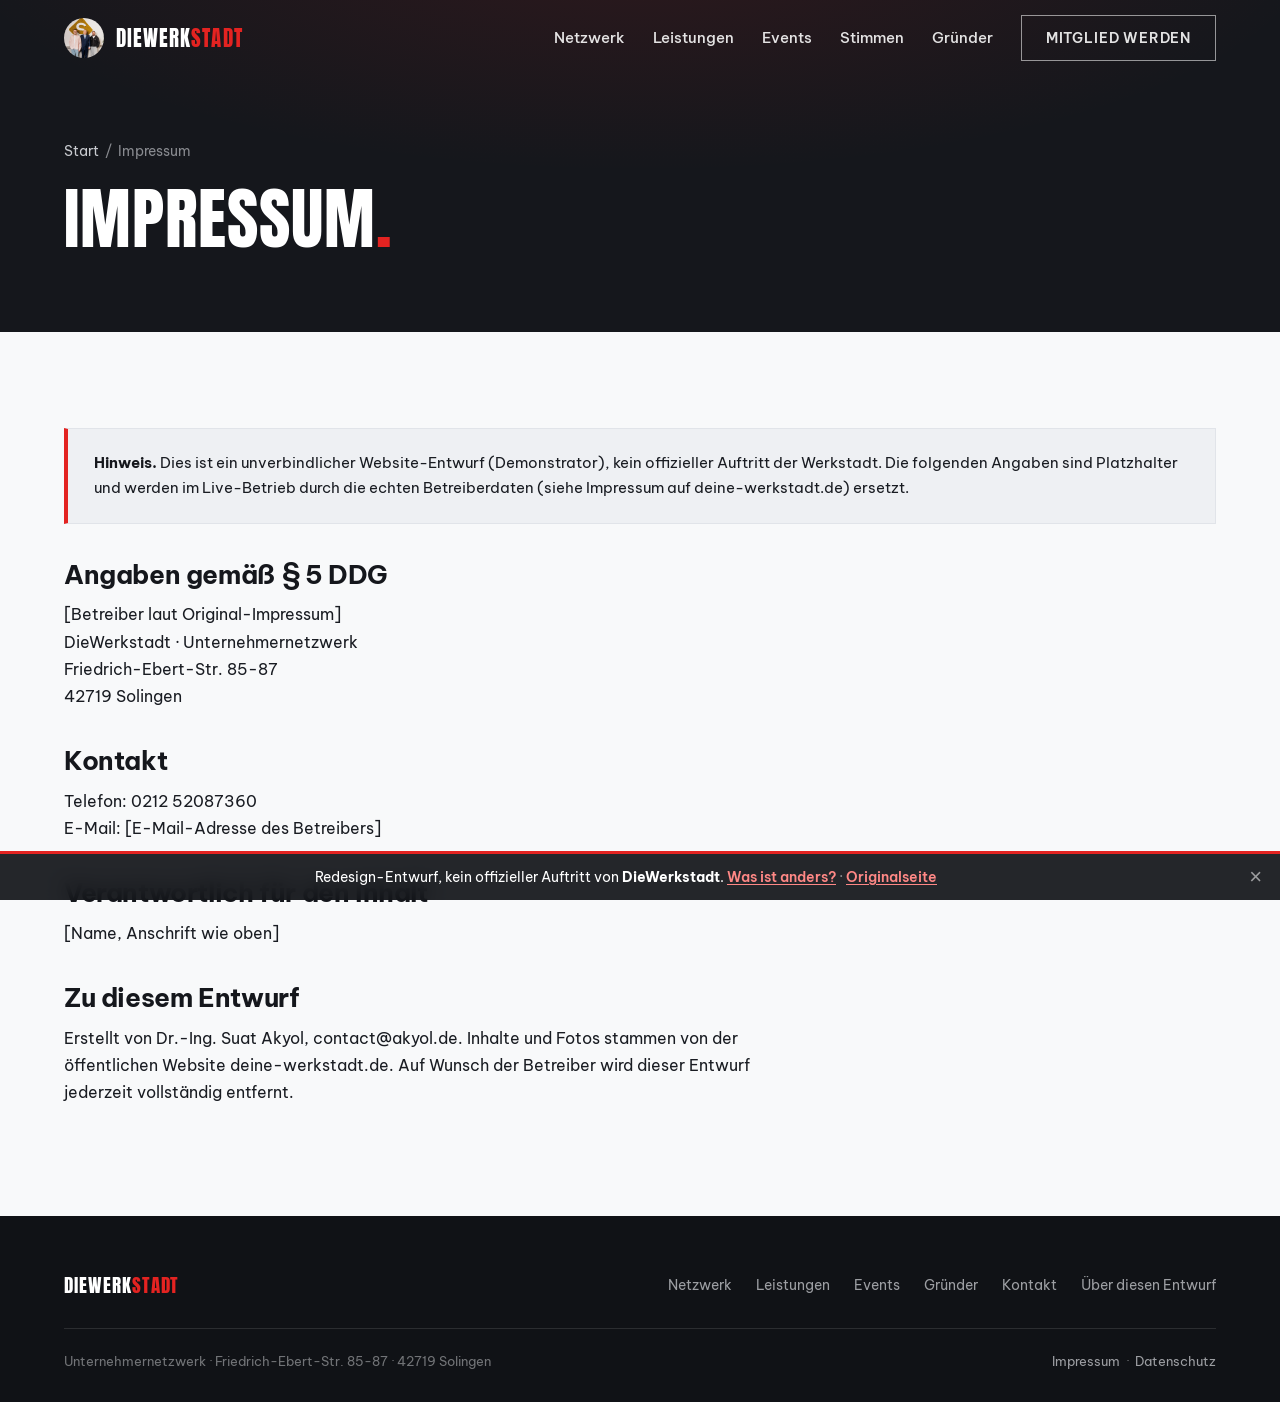
<file: impressum.html>
<!doctype html>
<html lang="de">
<head>
<meta charset="utf-8">
<meta name="viewport" content="width=device-width, initial-scale=1">
<meta name="robots" content="noindex, nofollow">
<title>Impressum | DieWerkstadt</title>
<meta name="description" content="Impressum des Website-Entwurfs für DieWerkstadt.">
<link rel="icon" href="media/favicon-32.png" sizes="32x32">
<link rel="apple-touch-icon" href="media/favicon-180.png">
<link rel="stylesheet" href="css/site.css?v=3">
</head>
<body class="sub">
<a href="#main" class="skip">Zum Inhalt springen</a>

<!-- #chrome:header -->
<header class="nav" id="nav">
  <div class="wrap">
    <a href="index.html#top" class="brand" aria-label="DieWerkstadt Startseite">
      <img src="media/logo.png" alt="" width="40" height="40">
      <b>DieWerk<em>stadt</em></b>
    </a>
    <nav class="nav__links" aria-label="Hauptnavigation">
      <a href="index.html#netzwerk">Netzwerk</a>
      <a href="index.html#leistungen">Leistungen</a>
      <a href="index.html#events">Events</a>
      <a href="index.html#stimmen">Stimmen</a>
      <a href="index.html#gruender">Gründer</a>
      <a href="https://deine-werkstadt.de/mitglieder-antrag/" target="_blank" rel="noopener" class="btn nav__cta">Mitglied werden</a>
    </nav>
    <button class="burger" id="burger" aria-label="Menü öffnen" aria-expanded="false"><span></span><span></span><span></span></button>
  </div>
</header>
<nav class="mmenu" id="mmenu" aria-label="Mobile Navigation" inert>
  <div class="mmenu__links">
    <a href="index.html#netzwerk"><span class="n">01</span>Netzwerk</a>
    <a href="index.html#leistungen"><span class="n">02</span>Leistungen</a>
    <a href="index.html#events"><span class="n">03</span>Events</a>
    <a href="index.html#stimmen"><span class="n">04</span>Stimmen</a>
    <a href="index.html#gruender"><span class="n">05</span>Gründer</a>
    <a href="index.html#kontakt"><span class="n">06</span>Kontakt</a>
  </div>
  <div class="mmenu__foot">
    <a class="btn btn--rot" href="https://deine-werkstadt.de/mitglieder-antrag/" target="_blank" rel="noopener">Mitglied werden
      <svg viewBox="0 0 24 24" fill="none" stroke="currentColor" stroke-width="2"><path d="M5 12h14M13 6l6 6-6 6"/></svg></a>
    <div class="mmenu__contact">
      <a href="tel:+4921252087360"><svg viewBox="0 0 24 24" fill="none" stroke="currentColor" stroke-width="1.8"><path d="M4 5c0 8 7 15 15 15v-3.5l-4-1.5-2 2a12 12 0 0 1-6-6l2-2L7.5 5H4Z"/></svg>Anrufen</a>
      <a href="https://www.google.com/maps/search/?api=1&amp;query=Friedrich-Ebert-Stra%C3%9Fe%2085-87%20Solingen" target="_blank" rel="noopener"><svg viewBox="0 0 24 24" fill="none" stroke="currentColor" stroke-width="1.8"><path d="M12 21s-7-5.7-7-11a7 7 0 1 1 14 0c0 5.3-7 11-7 11Z"/><circle cx="12" cy="10" r="2.5"/></svg>Route</a>
    </div>
    <div class="mmenu__meta">Unternehmernetzwerk &middot; Solingen &amp; Rheinland</div>
  </div>
</nav>
<!-- /#chrome:header -->

<section class="subhero" id="main">
  <div class="wrap">
    <div class="crumb"><a href="index.html#top">Start</a> &nbsp;/&nbsp; Impressum</div>
    <h1 style="margin-top:20px">Impressum<span class="dot">.</span></h1>
  </div>
</section>

<section class="section">
  <div class="wrap">
    <div class="note-box" style="margin-bottom:36px">
      <b>Hinweis.</b> Dies ist ein unverbindlicher Website-Entwurf (Demonstrator), kein offizieller Auftritt der Werkstadt. Die folgenden Angaben sind Platzhalter und werden im Live-Betrieb durch die echten Betreiberdaten (siehe Impressum auf deine-werkstadt.de) ersetzt.
    </div>
    <div class="prose" style="max-width:720px">
      <h2>Angaben gemäß § 5 DDG</h2>
      <p>[Betreiber laut Original-Impressum]<br>DieWerkstadt &middot; Unternehmernetzwerk<br>Friedrich-Ebert-Str. 85-87<br>42719 Solingen</p>
      <h2>Kontakt</h2>
      <p>Telefon: 0212 52087360<br>E-Mail: [E-Mail-Adresse des Betreibers]</p>
      <h2>Verantwortlich für den Inhalt</h2>
      <p>[Name, Anschrift wie oben]</p>
      <h2>Zu diesem Entwurf</h2>
      <p>Erstellt von Dr.-Ing. Suat Akyol, contact@akyol.de. Inhalte und Fotos stammen von der öffentlichen Website deine-werkstadt.de. Auf Wunsch der Betreiber wird dieser Entwurf jederzeit vollständig entfernt.</p>
    </div>
  </div>
</section>

<!-- #chrome:demobar -->
<div class="demobar" id="demobar">
  <span>Redesign-Entwurf, kein offizieller Auftritt von <b>DieWerkstadt</b>. <a href="hinweise.html">Was ist anders?</a> <span class="demobar__sep">&middot;</span> <a href="https://deine-werkstadt.de/" target="_blank" rel="noopener">Originalseite</a></span>
  <button id="demoClose" aria-label="Hinweis schließen">&times;</button>
</div>
<!-- /#chrome:demobar -->
<!-- #chrome:footer -->
<footer class="foot">
  <div class="wrap">
    <div class="foot__top">
      <a href="index.html#top" class="brand"><b>DieWerk<em>stadt</em></b></a>
      <nav class="foot__nav" aria-label="Footer">
        <a href="index.html#netzwerk">Netzwerk</a>
        <a href="index.html#leistungen">Leistungen</a>
        <a href="index.html#events">Events</a>
        <a href="index.html#gruender">Gründer</a>
        <a href="index.html#kontakt">Kontakt</a>
        <a href="hinweise.html">Über diesen Entwurf</a>
      </nav>
    </div>
    <div class="foot__bottom">
      <span>Unternehmernetzwerk &middot; Friedrich-Ebert-Str. 85-87 &middot; 42719 Solingen</span>
      <span><a href="impressum.html">Impressum</a> &nbsp;&middot;&nbsp; <a href="datenschutz.html">Datenschutz</a></span>
    </div>
  </div>
</footer>
<!-- /#chrome:footer -->

<script src="js/site.js?v=3" defer></script>
</body>
</html>
</file>
<file: css/site.css>
/* DIEWERKSTADT - Unternehmernetzwerk Solingen. Redesign-Entwurf.
   Design-System "Industrial Bold": Anthrazit-Stahl + Signalrot + kuehles Hellgrau.
   Schriften: Anton (Plakat-Display, nur 400) + Be Vietnam Pro (Body, Bestandsschrift). */

@font-face{font-family:'Anton';font-style:normal;font-weight:400;font-display:swap;src:url('../font/anton.woff2') format('woff2')}
@font-face{font-family:'Be Vietnam Pro';font-style:normal;font-weight:400;font-display:swap;src:url('../font/bvp-400.woff2') format('woff2')}
@font-face{font-family:'Be Vietnam Pro';font-style:normal;font-weight:500;font-display:swap;src:url('../font/bvp-500.woff2') format('woff2')}
@font-face{font-family:'Be Vietnam Pro';font-style:normal;font-weight:600;font-display:swap;src:url('../font/bvp-600.woff2') format('woff2')}
@font-face{font-family:'Be Vietnam Pro';font-style:normal;font-weight:700;font-display:swap;src:url('../font/bvp-700.woff2') format('woff2')}

:root{
  --stahl:#15171c;      /* Anthrazit: Hero, dunkle Sektionen, Footer */
  --stahl-2:#1e2129;    /* dunkle Karte */
  --stahl-3:#282c36;    /* dunkle Karte 2 / Hairline auf dunkel */
  --rot:#e32321;        /* AKZENT Signalrot (Marke) */
  --rot-d:#b81a19;      /* Akzent dunkler (Hover) */
  --hell:#eef0f3;       /* Sektions-BG kuehl */
  --paper:#f8f9fa;      /* Grund-BG */
  --white:#ffffff;
  --ink:#191c22;        /* Fliesstext auf hell */
  --muted:#697079;      /* gedaempft, kuehl */
  --line:#e1e4e9;       /* Haarlinie */
  --wrap:1200px;
  --ease:cubic-bezier(.22,1,.36,1);
  --nav-h:76px;
}

*,*::before,*::after{box-sizing:border-box}
html{-webkit-text-size-adjust:100%;scroll-behavior:smooth;overflow-x:clip}
html,*{-webkit-tap-highlight-color:transparent}
body{
  margin:0;background:var(--paper);color:var(--ink);
  font-family:'Be Vietnam Pro',system-ui,-apple-system,Segoe UI,sans-serif;
  font-size:16.5px;line-height:1.65;font-weight:400;
  overflow-x:clip;overflow-wrap:break-word;
}
img{max-width:100%;height:auto;display:block}
a{color:var(--rot)}
::selection{background:rgba(227,35,33,.2)}
::-moz-selection{background:rgba(227,35,33,.2)}
.wrap{max-width:var(--wrap);margin:0 auto;padding:0 24px}
.skip{position:absolute;left:-9999px;top:0;background:var(--stahl);color:#fff;padding:10px 16px;z-index:200}
.skip:focus{left:0}

h1{font-family:'Anton',sans-serif;font-weight:400;letter-spacing:.015em;line-height:1.06;margin:0;text-transform:uppercase}
h2,h3{font-family:'Be Vietnam Pro',sans-serif;font-weight:800;letter-spacing:-.015em;line-height:1.14;margin:0}
h1 em,h2 em,h3 em{font-style:normal;color:var(--rot)}
p{margin:0 0 1em}
.lead{font-size:18.5px;line-height:1.6}
.muted{color:var(--muted)}
.eyebrow{
  display:inline-block;
  font-size:12.5px;font-weight:700;letter-spacing:.2em;text-transform:uppercase;color:var(--rot);
}

/* Werkkante: roter Balken unter Sektions-Headlines */
.kante{display:block;width:44px;height:4px;background:var(--rot);margin-top:18px}
.shead.center .kante{margin-left:auto;margin-right:auto}

/* ---------- Buttons (radius 0) ---------- */
.btn{
  display:inline-flex;align-items:center;justify-content:center;gap:10px;
  padding:15px 34px;border:1px solid transparent;
  font-size:14.5px;font-weight:600;letter-spacing:.08em;text-transform:uppercase;text-decoration:none;
  cursor:pointer;transition:background .3s var(--ease),color .3s var(--ease),border-color .3s var(--ease);
  border-radius:0;background:none;font-family:'Be Vietnam Pro';
}
.btn svg{width:17px;height:17px;flex:0 0 auto}
.btn--rot{background:var(--rot);color:#fff;border-color:var(--rot)}
.btn--rot:hover{background:var(--rot-d);border-color:var(--rot-d)}
.btn--ghost{border-color:rgba(255,255,255,.55);color:#fff}
.btn--ghost:hover{background:rgba(255,255,255,.13);border-color:rgba(255,255,255,.85)}
.btn--dark{border-color:var(--stahl);color:var(--stahl)}
.btn--dark:hover{background:var(--stahl);color:#fff}
.btn:active{transform:scale(.97)}

/* ---------- Navigation ---------- */
.nav{
  position:fixed;top:0;left:0;right:0;z-index:100;height:var(--nav-h);
  display:flex;align-items:center;
  transition:background .35s var(--ease),box-shadow .35s var(--ease);
}
.nav .wrap{display:flex;align-items:center;justify-content:space-between;width:100%}
.brand{display:flex;align-items:center;gap:12px;text-decoration:none;transition:transform .28s var(--ease);transform-origin:center}
.brand:hover{transform:scale(1.05)}
.brand img{width:40px;height:40px;border-radius:50%}
.brand b{
  font-family:'Anton',sans-serif;font-weight:400;font-size:21px;letter-spacing:.05em;
  color:#fff;text-transform:uppercase;transition:color .35s var(--ease);
}
.brand b em{font-style:normal;color:var(--rot)}
.nav__links{display:flex;align-items:center;gap:28px}
.nav__links a{
  position:relative;color:rgba(255,255,255,.88);text-decoration:none;
  font-size:14.5px;font-weight:500;transition:color .3s var(--ease);
}
.nav__links a::after{
  content:"";position:absolute;left:0;right:100%;bottom:-6px;height:2px;
  background:var(--rot);transition:right .32s var(--ease);
}
.nav__links a:hover::after,.nav__links a.active::after{right:0}
.nav__links a.nav__cta{padding:11px 24px;border:1px solid rgba(255,255,255,.55);text-transform:uppercase;letter-spacing:.06em;font-weight:600;font-size:13.5px}
.nav__links a.nav__cta::after{display:none}
.nav__links a.nav__cta:hover{background:rgba(255,255,255,.13)}
.nav.scrolled{background:rgba(248,249,250,.93);backdrop-filter:blur(14px) saturate(140%);box-shadow:0 1px 0 var(--line)}
.nav.scrolled .brand b{color:var(--stahl)}
.nav.scrolled .brand b em{color:var(--rot)}
.nav.scrolled .nav__links a{color:var(--ink)}
.nav.scrolled .nav__links a.nav__cta{border-color:var(--rot);color:var(--rot)}
.nav.scrolled .nav__links a.nav__cta:hover{background:rgba(227,35,33,.08)}

.burger{
  display:none;width:44px;height:44px;background:none;border:0;cursor:pointer;
  flex-direction:column;justify-content:center;align-items:center;gap:6px;z-index:130;
}
.burger span{display:block;width:26px;height:2px;background:#fff;transition:transform .3s var(--ease),opacity .3s var(--ease),background .3s var(--ease)}
.nav.scrolled .burger span{background:var(--stahl)}
.nav.menu-open .burger span{background:#fff}
.nav.menu-open .burger span:nth-child(1){transform:translateY(8px) rotate(45deg)}
.nav.menu-open .burger span:nth-child(2){opacity:0}
.nav.menu-open .burger span:nth-child(3){transform:translateY(-8px) rotate(-45deg)}
.nav.menu-open{background:none;box-shadow:none;backdrop-filter:none;z-index:130}
.nav.menu-open .brand b{color:#fff}
.nav.menu-open .brand b em{color:var(--rot)}

/* Mobiles Menue: Glas auf Anthrazit, Header schwebt, Burger morpht */
.mmenu{
  position:fixed;inset:0;z-index:110;height:100lvh;
  background:rgba(17,19,24,.88);backdrop-filter:blur(20px) saturate(140%);
  display:flex;flex-direction:column;justify-content:center;
  padding:calc(var(--nav-h) + 12px) 30px 34px;
  transform:translateX(102%);transition:transform .42s var(--ease);
  overflow-y:auto;overscroll-behavior:contain;
}
.mmenu.open{transform:none}
.mmenu__links{display:flex;flex-direction:column;gap:4px;margin:auto 0 26px}
.mmenu__links a{
  display:flex;align-items:baseline;gap:16px;text-decoration:none;
  font-family:'Anton',sans-serif;font-weight:400;font-size:clamp(24px,6vw,30px);
  letter-spacing:.04em;text-transform:uppercase;color:#e8eaee;padding:9px 0 9px 2px;
  border-bottom:1px solid rgba(232,234,238,.12);
  transition:color .3s var(--ease),padding-left .3s var(--ease);
  opacity:0;transform:translateY(14px);
}
.mmenu__links a:last-child{border-bottom:0}
.mmenu.open .mmenu__links a{animation:mmin .5s var(--ease) forwards}
.mmenu.open .mmenu__links a:nth-child(1){animation-delay:.06s}
.mmenu.open .mmenu__links a:nth-child(2){animation-delay:.11s}
.mmenu.open .mmenu__links a:nth-child(3){animation-delay:.16s}
.mmenu.open .mmenu__links a:nth-child(4){animation-delay:.21s}
.mmenu.open .mmenu__links a:nth-child(5){animation-delay:.26s}
.mmenu.open .mmenu__links a:nth-child(6){animation-delay:.31s}
@keyframes mmin{to{opacity:1;transform:none}}
.mmenu__links a:hover{color:#fff;padding-left:12px}
.mmenu__links .n{display:none}
.mmenu__foot{display:flex;flex-direction:column;gap:14px;margin-bottom:auto}
.mmenu__foot .btn{width:100%}
.mmenu__contact{display:grid;grid-template-columns:1fr 1fr;gap:10px}
.mmenu__contact a{
  display:inline-flex;align-items:center;justify-content:center;gap:8px;
  border:1px solid rgba(232,234,238,.28);color:#e8eaee;text-decoration:none;
  font-size:14px;font-weight:500;padding:11px 10px;transition:background .3s var(--ease);
}
.mmenu__contact a:hover{background:rgba(255,255,255,.1)}
.mmenu__contact svg{width:16px;height:16px}
.mmenu__meta{text-align:center;font-size:13px;color:rgba(232,234,238,.55)}

/* ---------- Hero ---------- */
.hero{
  position:relative;min-height:100svh;display:flex;align-items:center;
  background:var(--stahl);overflow:hidden;padding:calc(var(--nav-h) + 30px) 0 64px;
}
.hero__bg{
  position:absolute;left:0;right:0;top:-16%;height:132%;z-index:0;
  background:url('../media/hero.webp') center 30%/cover no-repeat;
  will-change:transform;backface-visibility:hidden;
}
.hero__bg::after{
  content:"";position:absolute;inset:0;
  background:linear-gradient(100deg,rgba(17,19,24,.95) 0%,rgba(17,19,24,.85) 46%,rgba(17,19,24,.55) 100%);
}
.hero .wrap{position:relative;z-index:1;width:100%}
.hero__grid{display:grid;grid-template-columns:1.15fr .85fr;gap:56px;align-items:center}
.hero__grid>*{min-width:0}
.hero__inner{color:#fff}
.hero__eyebrow{color:#fff}
.hero__eyebrow::before{background:var(--rot)}
.hero h1{
  font-size:clamp(52px,8vw,104px);color:#fff;margin:18px 0 0;
}
.hero h1 .dot{color:var(--rot)}
.hero__sub{font-size:clamp(17px,2vw,19px);line-height:1.6;color:rgba(255,255,255,.85);max-width:50ch;margin:20px 0 0}
.hero__cta{display:flex;gap:14px;margin-top:32px;flex-wrap:wrap}

.h-anim{animation:heroUp .8s var(--ease) both}
.hero h1.h-anim{animation:heroRise .8s var(--ease) both}
.hero__eyebrow.h-anim{animation-delay:.06s}
.hero h1.h-anim{animation-delay:.12s}
.hero__sub.h-anim{animation-delay:.26s}
.hero__cta.h-anim{animation-delay:.38s}
.ribbon.h-anim{animation-delay:.52s}
.hero__ticket.h-anim{animation-delay:.3s}
@keyframes heroRise{from{transform:translateY(26px)}to{transform:none}}
@keyframes heroUp{from{opacity:0;transform:translateY(22px)}to{opacity:1;transform:none}}

/* Das Ticket (Herzstueck): die naechsten Events als Aushang */
.ticket{
  background:var(--stahl-2);border:1px solid var(--stahl-3);border-top:5px solid var(--rot);
  box-shadow:0 30px 60px rgba(0,0,0,.45);
  padding:28px 30px 22px;
}
.ticket__head{display:flex;justify-content:space-between;align-items:baseline;gap:12px;border-bottom:1px solid var(--stahl-3);padding-bottom:14px;margin-bottom:6px}
.ticket__head b{font-family:'Anton',sans-serif;font-weight:400;font-size:18px;letter-spacing:.08em;text-transform:uppercase;color:#fff}
.ticket__head span{font-size:12px;letter-spacing:.14em;text-transform:uppercase;color:rgba(232,234,238,.5)}
.ticket__row{
  display:flex;align-items:baseline;gap:16px;padding:12px 0;
  border-bottom:1px dashed rgba(232,234,238,.16);text-decoration:none;
}
.ticket__row:last-of-type{border-bottom:0}
.ticket__date{
  font-family:'Anton',sans-serif;font-size:20px;letter-spacing:.03em;color:var(--rot);
  flex:0 0 74px;white-space:nowrap;
}
.ticket__date small{display:block;font-family:'Be Vietnam Pro';font-size:10.5px;font-weight:600;letter-spacing:.16em;color:rgba(232,234,238,.5)}
.ticket__title{font-size:14.5px;line-height:1.45;color:#e8eaee;font-weight:500}
.ticket__foot{margin-top:14px;padding-top:14px;border-top:1px solid var(--stahl-3);text-align:center}
.ticket__foot a{color:#fff;font-size:13.5px;font-weight:600;letter-spacing:.06em;text-transform:uppercase;text-decoration:none;border-bottom:2px solid var(--rot);padding-bottom:3px}
.ticket__foot a:hover{color:var(--rot)}
.ticket .heute .ticket__date{color:#fff;background:var(--rot);padding:2px 8px;flex-basis:auto}

/* Kontakt-Ribbon */
.ribbon{
  display:flex;flex-wrap:wrap;gap:14px 28px;margin-top:40px;padding-top:22px;
  border-top:1px solid rgba(255,255,255,.16);color:rgba(255,255,255,.82);
  font-size:14px;min-width:0;overflow:hidden;
}
@media(max-width:700px){.ribbon{flex-wrap:nowrap}}
.ribbon span{display:inline-flex;align-items:center;gap:9px;white-space:nowrap}
.ribbon svg{width:16px;height:16px;color:var(--rot);flex:0 0 auto}
.ribbon__track{display:flex;gap:28px;will-change:transform}

/* ---------- Sektionen ---------- */
.section{padding:96px 0}
.section--hell{background:var(--hell)}
.section--white{background:var(--white)}
.section--dark{background:var(--stahl);color:rgba(255,255,255,.88)}
.section--dark h2,.section--dark h3{color:#fff}
.shead{max-width:760px;margin-bottom:52px}
.shead h2{font-size:clamp(29px,4.2vw,46px);color:var(--stahl);margin:0}
.section--dark .shead h2{color:#fff}
.shead p{color:var(--muted);font-size:17.5px;margin-top:20px}
.section--dark .shead p{color:rgba(255,255,255,.68)}
.shead.center{margin-left:auto;margin-right:auto;text-align:center}
.shead.center .eyebrow{justify-content:center}

.split{display:grid;grid-template-columns:1fr 1fr;gap:64px;align-items:center}
.split>*{min-width:0}
.split__media{
  min-height:440px;background-size:cover;background-position:center;
  box-shadow:0 24px 50px rgba(21,23,28,.18);
}

/* Werte: nummerierte Werkbank-Liste */
.werte{list-style:none;margin:30px 0 0;padding:0}
.werte li{display:block;padding:18px 2px;border-bottom:1px solid var(--line)}
.werte li:last-child{border-bottom:0}
.werte b{display:block;font-size:16.5px;font-weight:700;color:var(--stahl);margin-bottom:4px}
.werte p{margin:0;font-size:15px;color:var(--muted)}

/* Leistungen: 2x2 dunkle Karten */
.lrows{border-top:1px solid var(--line)}
.lrow{
  display:grid;grid-template-columns:110px 300px 1fr;gap:28px;align-items:baseline;
  padding:26px 2px;border-bottom:1px solid var(--line);
}
.lrow .nr{font-family:'Anton',sans-serif;font-size:34px;color:#cdd3da;line-height:1;transition:color .25s ease}
.lrow h3{font-size:19px;color:var(--stahl)}
.lrow p{font-size:15px;color:var(--muted);margin:0;max-width:56ch}
.lrow:hover .nr{color:var(--rot)}
.ablauf-line{display:grid;grid-template-columns:repeat(4,1fr);gap:26px;margin-top:54px;padding-top:34px;border-top:1px solid var(--line)}
.ablauf-line .st b{display:block;font-size:15px;font-weight:700;color:var(--stahl);margin-bottom:5px}
.ablauf-line .st b i{font-style:normal;color:var(--rot);margin-right:8px;font-family:'Anton',sans-serif;font-weight:400}
.ablauf-line .st p{font-size:13.5px;color:var(--muted);margin:0}

/* Ablauf: 4 Schritte mit grossen Ziffern */
.ablauf{display:grid;grid-template-columns:repeat(4,1fr);gap:22px;counter-reset:step}
.step{position:relative;padding:26px 22px 22px;background:var(--white);border:1px solid var(--line)}
.step .nr{
  font-family:'Anton',sans-serif;font-size:56px;line-height:1;color:var(--hell);
  -webkit-text-stroke:1.5px var(--rot);display:block;margin-bottom:14px;
}
.step h3{font-size:17px;letter-spacing:.05em;color:var(--stahl);margin:0 0 10px}
.step p{font-size:14px;color:var(--muted);margin:0}

/* Eventliste */
.evrow{
  display:flex;align-items:baseline;gap:26px;padding:20px 2px;border-bottom:1px solid var(--line);
  text-decoration:none;transition:background .25s var(--ease);
}
.evrow:hover{background:rgba(227,35,33,.03)}
.evrow__date{font-family:'Anton',sans-serif;font-size:26px;color:var(--rot);flex:0 0 96px;white-space:nowrap}
.evrow__date small{display:block;font-family:'Be Vietnam Pro';font-size:11px;font-weight:600;letter-spacing:.16em;text-transform:uppercase;color:var(--muted)}
.evrow__body b{display:block;font-size:17px;font-weight:600;color:var(--stahl)}
.evrow__body span{font-size:14px;color:var(--muted)}
.ev-special{
  margin-top:44px;display:grid;grid-template-columns:1fr .9fr;gap:0;align-items:stretch;
  background:var(--stahl);color:#fff;
}
.ev-special__body{padding:38px 40px}
.ev-special__body .eyebrow{color:#fff}
.ev-special__body h3{font-size:clamp(24px,3vw,32px);color:#fff;margin:14px 0 14px}
.ev-special__body p{color:rgba(255,255,255,.78);font-size:15.5px}
.ev-special__media{background:url('../media/weihnachtsmarkt.webp') center/cover no-repeat;min-height:260px}

/* Stimmen */
.vfeature{
  background:var(--stahl);color:#fff;padding:44px 46px;margin-top:46px;
  display:grid;grid-template-columns:1fr auto;gap:34px;align-items:center;
}
.vfeature blockquote{margin:0;font-size:clamp(18px,2.3vw,23px);line-height:1.5;font-weight:600}
.vfeature blockquote::before{content:"";display:block;width:44px;height:4px;background:var(--rot);margin-bottom:20px}
.vfeature cite{display:block;margin-top:18px;font-style:normal;font-size:14px;color:rgba(232,234,238,.65);font-weight:400}
.vfeature cite b{color:#fff;font-weight:700;display:block;font-size:15px}
.vfeature>img{width:86px;height:86px;border-radius:50%;object-fit:cover}
.vlist{margin-top:14px}
.vrow{display:grid;grid-template-columns:210px 1fr;gap:26px;align-items:center;padding:22px 2px;border-bottom:1px solid var(--line)}
.vrow:last-child{border-bottom:0}
.vrow .who{display:flex;align-items:center;gap:12px}
.vrow .who img{width:40px;height:40px;border-radius:50%;object-fit:cover;flex:0 0 auto}
.vrow .who b{font-size:14px;color:var(--stahl);display:block;line-height:1.3}
.vrow .who>span>span{font-size:12px;color:var(--muted);display:block;line-height:1.35}
.vrow>p{font-size:14.5px;color:var(--ink);margin:0}
.voices{display:grid;grid-template-columns:repeat(3,1fr);gap:22px;margin-top:46px}
.voice{
  margin:0;background:var(--white);border:1px solid var(--line);padding:26px 26px 22px;
  display:flex;flex-direction:column;transition:box-shadow .3s var(--ease),border-color .3s var(--ease);
}
.voice:hover{box-shadow:0 16px 36px rgba(21,23,28,.1);border-color:#cdd3da}
.voice p{font-size:14.5px;line-height:1.62;color:var(--ink);flex:1}
.voice p::before{
  content:"";display:block;width:26px;height:4px;background:var(--rot);margin-bottom:14px;
}
.voice figcaption{margin-top:16px;display:flex;align-items:center;gap:12px}
.voice__img{width:46px;height:46px;border-radius:50%;object-fit:cover;flex:0 0 auto}
.voice__who{font-weight:700;font-size:14.5px;color:var(--stahl);display:block}
.voice__src{font-size:12.5px;color:var(--muted)}
.voices__more{text-align:center;margin-top:40px}

/* Gruender */
.gruender{display:grid;grid-template-columns:repeat(3,1fr);gap:22px}
.gr{
  background:var(--stahl-2);border:1px solid var(--stahl-3);padding:30px 28px 26px;
  display:flex;flex-direction:column;
}

.gr h3{font-size:22px;letter-spacing:.04em;color:#fff;margin:0 0 6px}
.gr .firma{font-size:13px;font-weight:600;letter-spacing:.12em;text-transform:uppercase;color:rgba(232,234,238,.55);margin-bottom:14px}
.gr p{font-size:14.5px;color:rgba(232,234,238,.72);margin:0;flex:1}

/* Kontakt / CTA */
.cta{max-width:780px;margin:0 auto;text-align:center}
.cta .eyebrow{color:#fff;justify-content:center}
.cta h2{font-size:clamp(34px,5.2vw,58px);color:#fff;margin:14px 0 18px}
.cta p{color:rgba(255,255,255,.78);font-size:17.5px}
.cta__row{display:flex;gap:14px;justify-content:center;margin-top:30px;flex-wrap:wrap}
.cta__tel{
  display:inline-flex;align-items:center;gap:10px;margin-top:26px;
  color:#fff;text-decoration:none;font-size:21px;font-weight:700;letter-spacing:.03em;
}
.cta__tel svg{width:19px;height:19px;color:var(--rot)}
.cta__tel:hover{color:var(--rot)}
.cta__meta{
  display:flex;flex-direction:column;gap:6px;margin-top:30px;
  font-size:15px;color:rgba(232,234,238,.72);
}
.cta__meta b{color:#fff;font-weight:600}
.social{display:flex;gap:12px}
.social a{
  display:inline-flex;align-items:center;gap:9px;padding:11px 20px;
  border:1px solid rgba(255,255,255,.4);color:#fff;text-decoration:none;
  font-size:14px;font-weight:500;transition:background .3s var(--ease);
}
.social a:hover{background:rgba(255,255,255,.12)}
.social svg{width:16px;height:16px}

/* ---------- Footer ---------- */
.foot{background:#101216;color:rgba(232,234,238,.65);padding:54px 0 30px}
.foot .brand b{font-size:19px}
.foot__top{display:flex;justify-content:space-between;align-items:center;gap:26px;flex-wrap:wrap;padding-bottom:26px;border-bottom:1px solid rgba(232,234,238,.12)}
.foot__nav{display:flex;gap:24px;flex-wrap:wrap}
.foot__nav a{color:rgba(232,234,238,.65);text-decoration:none;font-size:14px;transition:color .25s var(--ease)}
.foot__nav a:hover{color:#fff}
.foot__bottom{display:flex;justify-content:space-between;gap:16px;flex-wrap:wrap;padding-top:22px;font-size:13px;color:rgba(232,234,238,.45)}
.foot__bottom a{color:rgba(232,234,238,.65);text-decoration:none}
.foot__bottom a:hover{color:#fff}

/* ---------- Demo-Leiste ---------- */
.demobar{
  position:fixed;bottom:0;left:0;right:0;z-index:120;
  background:rgba(13,15,19,.9);backdrop-filter:blur(10px);color:#fff;
  display:flex;align-items:center;justify-content:center;gap:16px;
  padding:12px 46px 12px 18px;font-size:13.5px;text-align:center;
  border-top:3px solid var(--rot);transform:translateY(100%);
  animation:demoin .5s .9s var(--ease) forwards;
}
@keyframes demoin{to{transform:none}}
.demobar a{color:#ff8886;text-decoration:underline;text-underline-offset:2px;font-weight:600}
.demobar__sep{opacity:.5}
.demobar button{position:absolute;right:12px;background:none;border:0;color:rgba(255,255,255,.55);font-size:22px;cursor:pointer}
.demobar button:hover{color:#fff}
.demobar.hide{display:none}

/* ---------- Unterseiten ---------- */
.subhero{
  background:var(--stahl);color:#fff;
  padding:calc(var(--nav-h) + 64px) 0 64px;position:relative;overflow:hidden;
}
.subhero::after{
  content:"";position:absolute;inset:0;pointer-events:none;
  background:radial-gradient(90% 120% at 50% -20%,rgba(227,35,33,.12),transparent 60%);
}
.subhero .wrap{position:relative;z-index:1}
.crumb{font-size:13.5px;color:rgba(232,234,238,.55)}
.crumb a{color:rgba(232,234,238,.85);text-decoration:none}
.crumb a:hover{color:#fff}
.subhero h1{font-size:clamp(38px,6vw,68px);color:#fff;margin:14px 0 14px}
.subhero h1 .dot{color:var(--rot)}
.subhero p{max-width:640px;color:rgba(255,255,255,.8);font-size:17.5px;margin:0}
.subhero .eyebrow{color:#fff}

.note-box{
  background:var(--hell);border:1px solid var(--line);border-left:4px solid var(--rot);
  padding:22px 26px;font-size:15px;line-height:1.65;color:var(--ink);
}
.note-box b{color:var(--stahl)}

/* Hinweise-Bausteine */
.toc{display:grid;grid-template-columns:repeat(6,1fr);gap:10px;margin-top:30px}
.toc a{
  display:flex;align-items:center;justify-content:center;gap:9px;
  border:1px solid rgba(232,234,238,.28);color:#e8eaee;text-decoration:none;
  font-size:13.5px;font-weight:500;padding:11px 8px;transition:background .3s var(--ease),border-color .3s var(--ease);
}
.toc a:hover{background:rgba(255,255,255,.08);border-color:rgba(232,234,238,.55)}
.toc .num{color:var(--rot);font-size:11.5px;font-weight:700;letter-spacing:.08em}
.toc-top{
  position:fixed;right:22px;bottom:64px;z-index:90;width:46px;height:46px;
  background:var(--stahl);border:1px solid rgba(232,234,238,.3);color:#fff;cursor:pointer;
  display:flex;align-items:center;justify-content:center;
  opacity:0;pointer-events:none;transition:opacity .3s var(--ease);
}
.toc-top.show{opacity:1;pointer-events:auto}
.toc-top svg{width:18px;height:18px}
.toc-top:hover{background:var(--rot)}

.stat{display:inline-block;font-size:12.5px;font-weight:700;letter-spacing:.2em;text-transform:uppercase;color:var(--rot)}
.two{display:grid;gap:22px}
.card{
  background:var(--white);border:1px solid var(--line);padding:28px 28px 24px;
  display:flex;flex-direction:column;
}
.card h3{font-size:17px;letter-spacing:.05em;color:var(--stahl);margin:0 0 14px}
.card p{font-size:15px;color:var(--muted);margin:0}
.card .ic{width:26px;height:26px;color:var(--rot);margin-bottom:16px}
.chk{list-style:none;margin:0;padding:0;display:flex;flex-direction:column;gap:12px}
.chk li{display:flex;gap:11px;align-items:flex-start;font-size:15px;line-height:1.5;color:var(--ink)}
.chk svg{width:17px;height:17px;flex:0 0 auto;margin-top:3px}
.chk .ok{color:#2e7d4f}
.chk .todo{color:#c8851d}

.scale__caps{display:flex;justify-content:space-between;gap:14px;font-size:13px;color:var(--muted);margin-bottom:14px}
.scale__caps .mid{text-align:center}.scale__caps .end{text-align:right}
.scale__caps b{color:var(--stahl)}
.scale__track{position:relative;height:10px;background:#e3e6ea;margin:30px 0 6px}
.scale__fill{position:absolute;left:0;top:0;bottom:0;background:linear-gradient(90deg,#f2b6b5,var(--rot))}
.scale__mk{position:absolute;top:50%}
.scale__mk i{
  position:absolute;left:0;top:0;transform:translate(-50%,-50%);
  width:16px;height:16px;background:var(--white);border:3px solid var(--stahl);border-radius:50%;
}
.scale__mk--rec i{border-color:var(--rot)}
.scale__lab{position:absolute;left:0;transform:translateX(-50%);white-space:nowrap;font-size:12.5px;font-weight:700;letter-spacing:.04em}
.scale__mk--now .scale__lab{top:16px;color:var(--stahl)}
.scale__mk--rec .scale__lab{bottom:16px;color:var(--rot)}
.scale__nums{display:flex;justify-content:space-between;font-size:12px;color:var(--muted);margin-top:34px}
.scale__why{list-style:none;margin:26px 0 0;padding:0;display:flex;flex-direction:column;gap:10px;font-size:15px;color:var(--ink)}
.scale__why li{padding-left:16px;position:relative}
.scale__why li::before{content:"";position:absolute;left:0;top:.62em;width:6px;height:6px;background:var(--rot)}
.scale__why b{color:var(--stahl)}

.ds{display:grid;grid-template-columns:1fr 1fr;gap:56px;align-items:start}
.ds__sw{display:grid;grid-template-columns:1fr 1fr;gap:16px}
.ds__c{display:flex;flex-direction:column;gap:7px;font-size:13px}
.ds__chip{height:74px;border:1px solid var(--line)}
.ds__c .hex{font-weight:700;color:var(--stahl);letter-spacing:.04em}
.ds__c .nm{color:var(--muted)}
.ds__type .big{font-family:'Anton',sans-serif;font-size:clamp(32px,4.4vw,50px);letter-spacing:.03em;text-transform:uppercase;color:var(--stahl)}
.ds__type .big em{font-style:normal;color:var(--rot)}
.ds__type .cap{font-size:12.5px;font-weight:700;letter-spacing:.18em;text-transform:uppercase;color:var(--rot);margin:14px 0 6px}
.ds__type p{font-size:15px;color:var(--muted)}

.ctable-wrap{overflow-x:auto}
.ctable{width:100%;border-collapse:collapse;font-size:15px;background:var(--white);border:1px solid var(--line)}
.ctable th,.ctable td{padding:13px 18px;text-align:left;border-bottom:1px solid var(--line)}
.ctable thead th{font-size:12.5px;letter-spacing:.14em;text-transform:uppercase;color:var(--muted);font-weight:700;background:var(--hell)}
.ctable tr:last-child td{border-bottom:0}
.ctable .col-c{text-align:center;white-space:nowrap}
.ctable .yes{color:#2e7d4f;font-weight:700}
.ctable .no{color:#9aa1aa}

.metrics{display:grid;grid-template-columns:repeat(3,1fr);gap:22px;margin:34px 0}
.metric{background:var(--white);border:1px solid var(--line);padding:26px;text-align:center}
.metric .big{font-family:'Anton',sans-serif;font-size:clamp(24px,2.8vw,34px);letter-spacing:.02em;color:var(--rot)}
.metric .lbl{font-size:14px;color:var(--muted);margin-top:8px}
.why{display:grid;grid-template-columns:repeat(3,1fr);gap:22px}
.why--four{grid-template-columns:1fr 1fr}

.refs{display:grid;grid-template-columns:repeat(3,1fr);gap:22px}
.ref{background:var(--white);border:1px solid var(--line);display:flex;flex-direction:column;transition:box-shadow .3s var(--ease)}
.ref:hover{box-shadow:0 16px 36px rgba(21,23,28,.1)}
.ref__shot{width:100%;height:auto;border-bottom:1px solid var(--line)}
.ref__body{padding:20px 22px 22px;display:flex;flex-direction:column;gap:8px;flex:1}
.ref__body h4{margin:0;font-size:16px;color:var(--stahl);font-weight:700}
.ref__body p{font-size:14px;color:var(--muted);margin:0;flex:1}
.ref__body a{display:inline-flex;align-items:center;gap:7px;color:var(--rot);font-size:14px;font-weight:700;text-decoration:none}
.ref__body a:hover{text-decoration:underline;text-underline-offset:3px}
.ref__body a svg{width:14px;height:14px}
.ref__extra{border-top:1px solid var(--line);margin-top:12px;padding-top:12px;display:flex;flex-direction:column;gap:7px}
.ref__extra .lbl{font-size:11.5px;font-weight:700;letter-spacing:.16em;text-transform:uppercase;color:var(--muted)}

.prose{font-size:16px;line-height:1.7;color:var(--ink)}
.prose h2{font-size:26px;color:var(--stahl);margin:36px 0 12px}
.prose p{margin:0 0 14px}

/* Reveal on scroll */
.reveal{opacity:0;transform:translateY(26px);transition:opacity .7s var(--ease),transform .7s var(--ease)}
.reveal.in{opacity:1;transform:none}

/* ---------- Responsive ---------- */
.br-mob{display:none}
@media(max-width:1023px){
  .nav__links{display:none}
  .burger{display:flex}
  .hero__grid{grid-template-columns:1fr;gap:40px}
  .hero__ticket{max-width:560px}
  .ablauf{grid-template-columns:1fr 1fr}
  .lrow{grid-template-columns:64px 1fr;gap:14px}
  .lrow p{grid-column:2}
  .ablauf-line{grid-template-columns:1fr 1fr}
  .vfeature{grid-template-columns:1fr;padding:34px 28px}
  .vrow{grid-template-columns:1fr;gap:8px}
}
@media(max-width:820px){
  .voices{grid-template-columns:1fr 1fr}
  .why{grid-template-columns:1fr 1fr}
  .refs{grid-template-columns:1fr 1fr}
  .metrics{grid-template-columns:1fr}
  .toc{grid-template-columns:repeat(3,1fr)}
  .gruender{grid-template-columns:1fr}
  .leist{grid-template-columns:1fr}
  .ev-special{grid-template-columns:1fr}
}
@media(max-width:700px){
  body{font-size:16px}
  .section{padding:56px 0}
  .br-mob{display:inline}
  .brand .brand__sub{display:none}
  .hero{padding-top:calc(var(--nav-h) + 18px);padding-bottom:40px}
  .hero__bg{background-position:center 24%}
  .hero__bg::after{background:linear-gradient(180deg,rgba(17,19,24,.86) 0%,rgba(17,19,24,.6) 45%,rgba(17,19,24,.92) 100%)}
  .hero__inner{display:flex;flex-direction:column;min-height:calc(100svh - var(--nav-h) - 66px)}
  .hero__cta{margin-top:auto;display:grid;grid-template-columns:1fr 1fr;gap:10px}
  .hero__cta .btn{width:100%;padding:14px 8px;font-size:13px}
  .ribbon{margin-top:22px}
  .split,.ds{grid-template-columns:1fr;gap:36px}
  .split__media{min-height:300px;order:1}
  .voices{grid-template-columns:1fr}
  .why{grid-template-columns:1fr}
  .why--four{grid-template-columns:1fr}
  .refs{grid-template-columns:1fr}
  .ablauf{grid-template-columns:1fr}
  .ablauf-line{grid-template-columns:1fr}
  .evrow{gap:16px}
  .evrow__date{flex-basis:76px;font-size:22px}
  .cta__row{flex-direction:column}
  .cta__row .btn{width:100%}
  .foot__top,.foot__bottom{flex-direction:column;align-items:flex-start}
  .toc{grid-template-columns:1fr 1fr}
  .ev-special__body{padding:28px 24px}
}
@media(max-width:380px){
  .hero h1{font-size:46px}
  .ticket{padding:22px 18px 16px}
}

/* Touch: Hover-Resets */
@media (hover:none),(pointer:coarse){
  .brand:hover{transform:none}
  .voice:hover{box-shadow:none;border-color:var(--line)}
  .btn:active{opacity:.85}
}

/* Reduced Motion */
@media(prefers-reduced-motion:reduce){
  html{scroll-behavior:auto}
  .h-anim,.hero h1.h-anim{animation:none}
  .reveal{opacity:1;transform:none;transition:none}
  .demobar{animation:none;transform:none}
  .hero__bg{transform:none!important}
  .mmenu{transition:none}
  .mmenu.open .mmenu__links a{animation:none;opacity:1;transform:none}
  *{transition-duration:.01ms!important}
}
</file>
